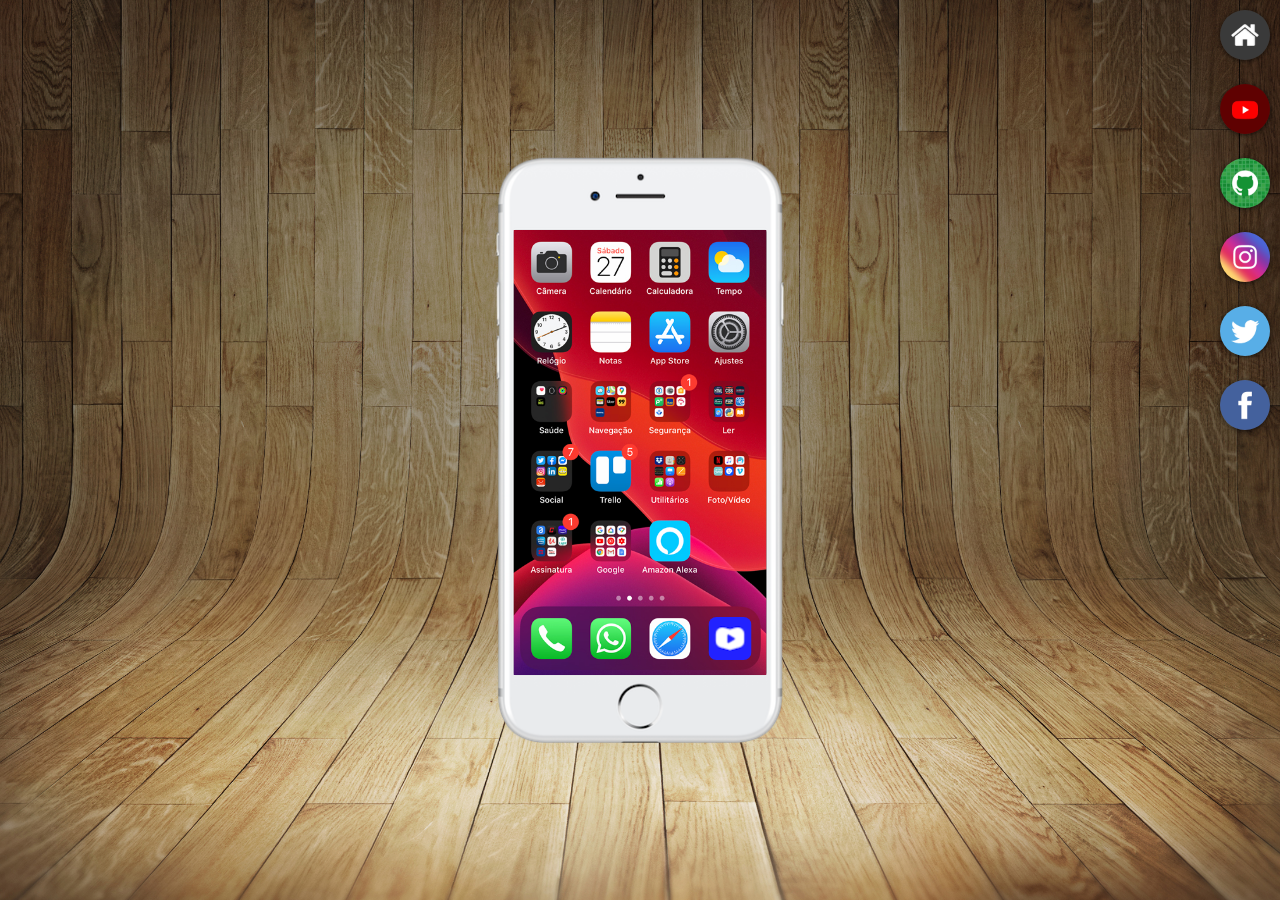
<file: index.html>
<!DOCTYPE html>
<html lang="pt-br">
<head>
    <meta charset="UTF-8">
    <meta http-equiv="X-UA-Compatible" content="IE=edge">
    <meta name="viewport" content="width=device-width, initial-scale=1.0">
    <title>Projeto Redes Sociais</title>
    <link rel="shortcut icon" href="../favicon.ico" type="image/x-icon">
    <link rel="stylesheet" href="estilos/style.css">
</head>
<body>
    <main>
        <section id="tell">
            <iframe name="tela" id="tela" src="home.html" frameborder="0">
                Navegador não é compatível
            </iframe>
        </section>
        <section id="redes">
            <a href="home.html" target="tela"><img src="imagens/logo-home.jpg" alt="Home"></a><br>
            <a href="youtube.html" target="tela"><img src="imagens/logo-youtube.jpg" alt="Youtube"></a><br>
            <a href="github.html" target="tela"><img src="imagens/logo-github.jpg" alt="Github"></a><br>
            <a href="instagram.html" target="tela"><img src="imagens/logo-instagram.jpg" alt="Instagram"></a><br>
            <a href="twitter.html" target="tela"><img src="imagens/logo-twitter.jpg" alt="Twitter"></a><br>
            <a href="facebook.html" target="tela"><img src="imagens/logo-facebook.jpg" alt="Facebook"></a>
        </section>
    </main>
</body>
</html>
</file>
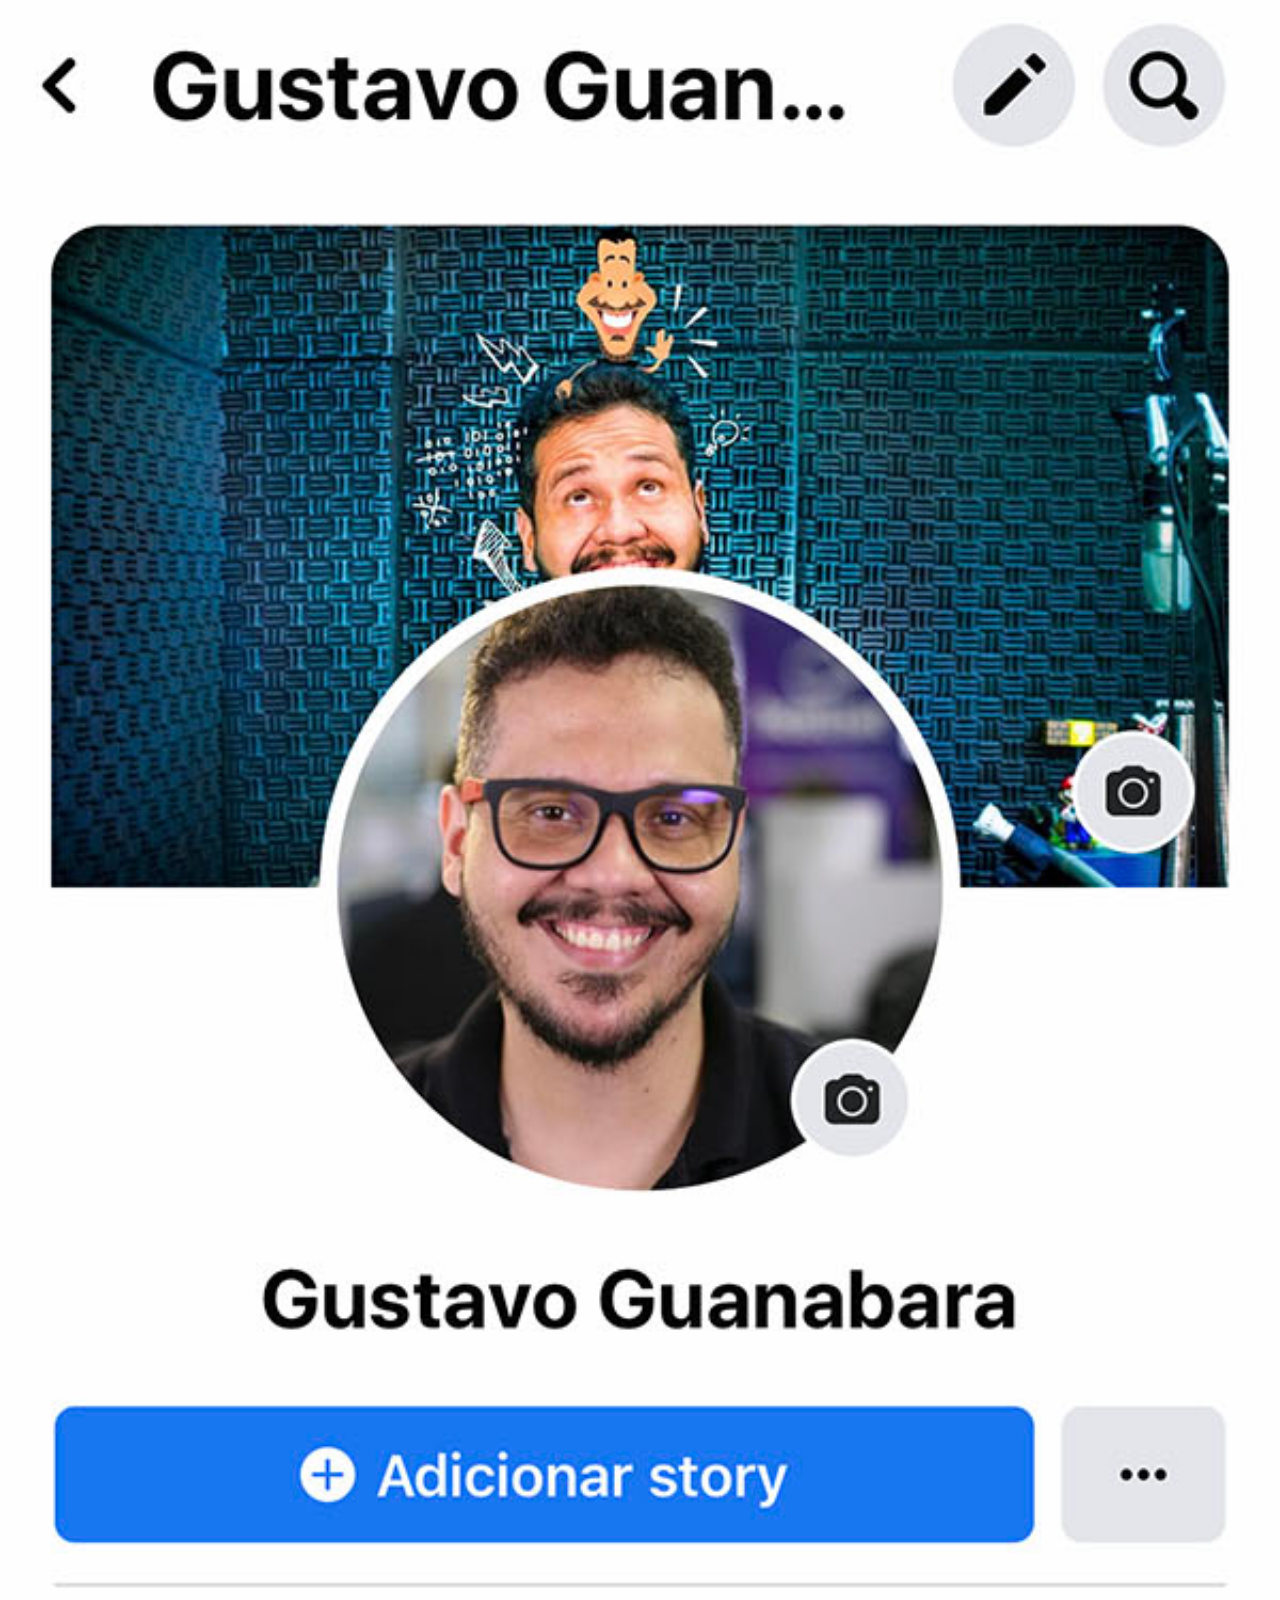
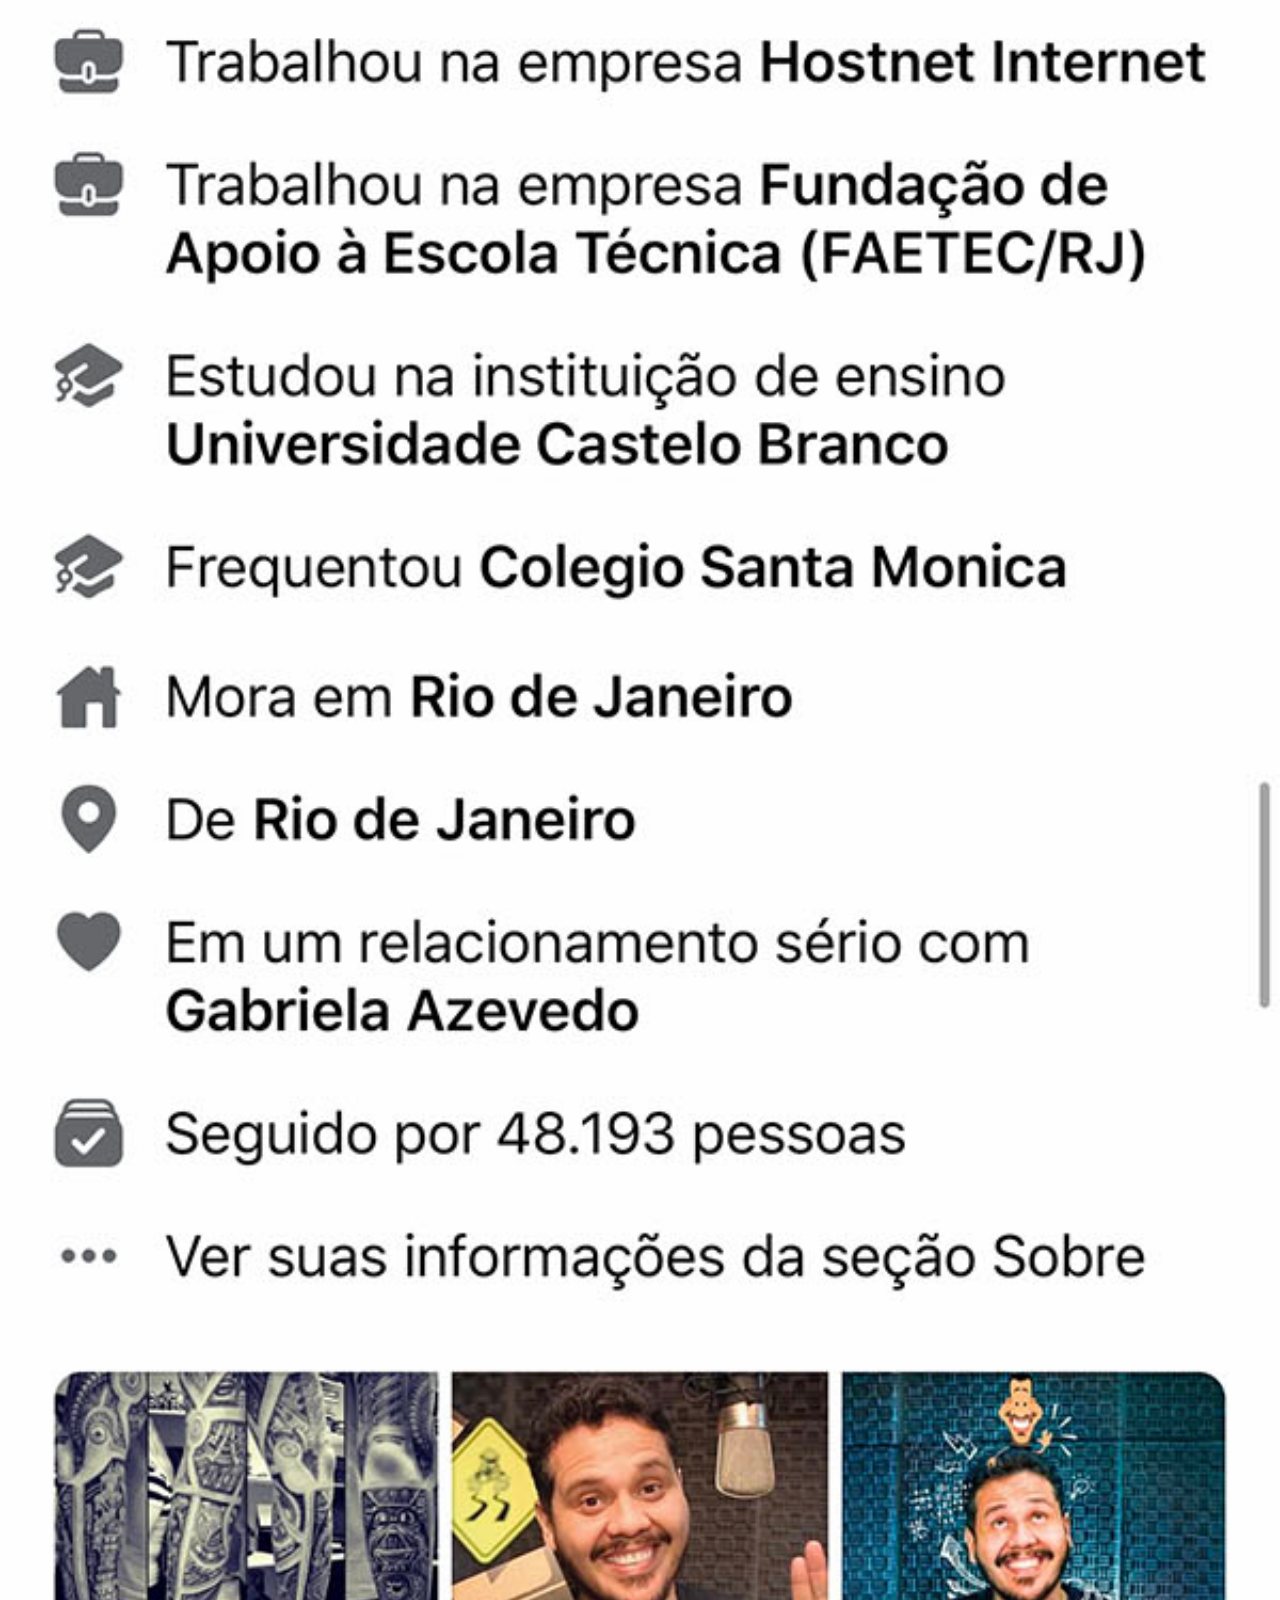
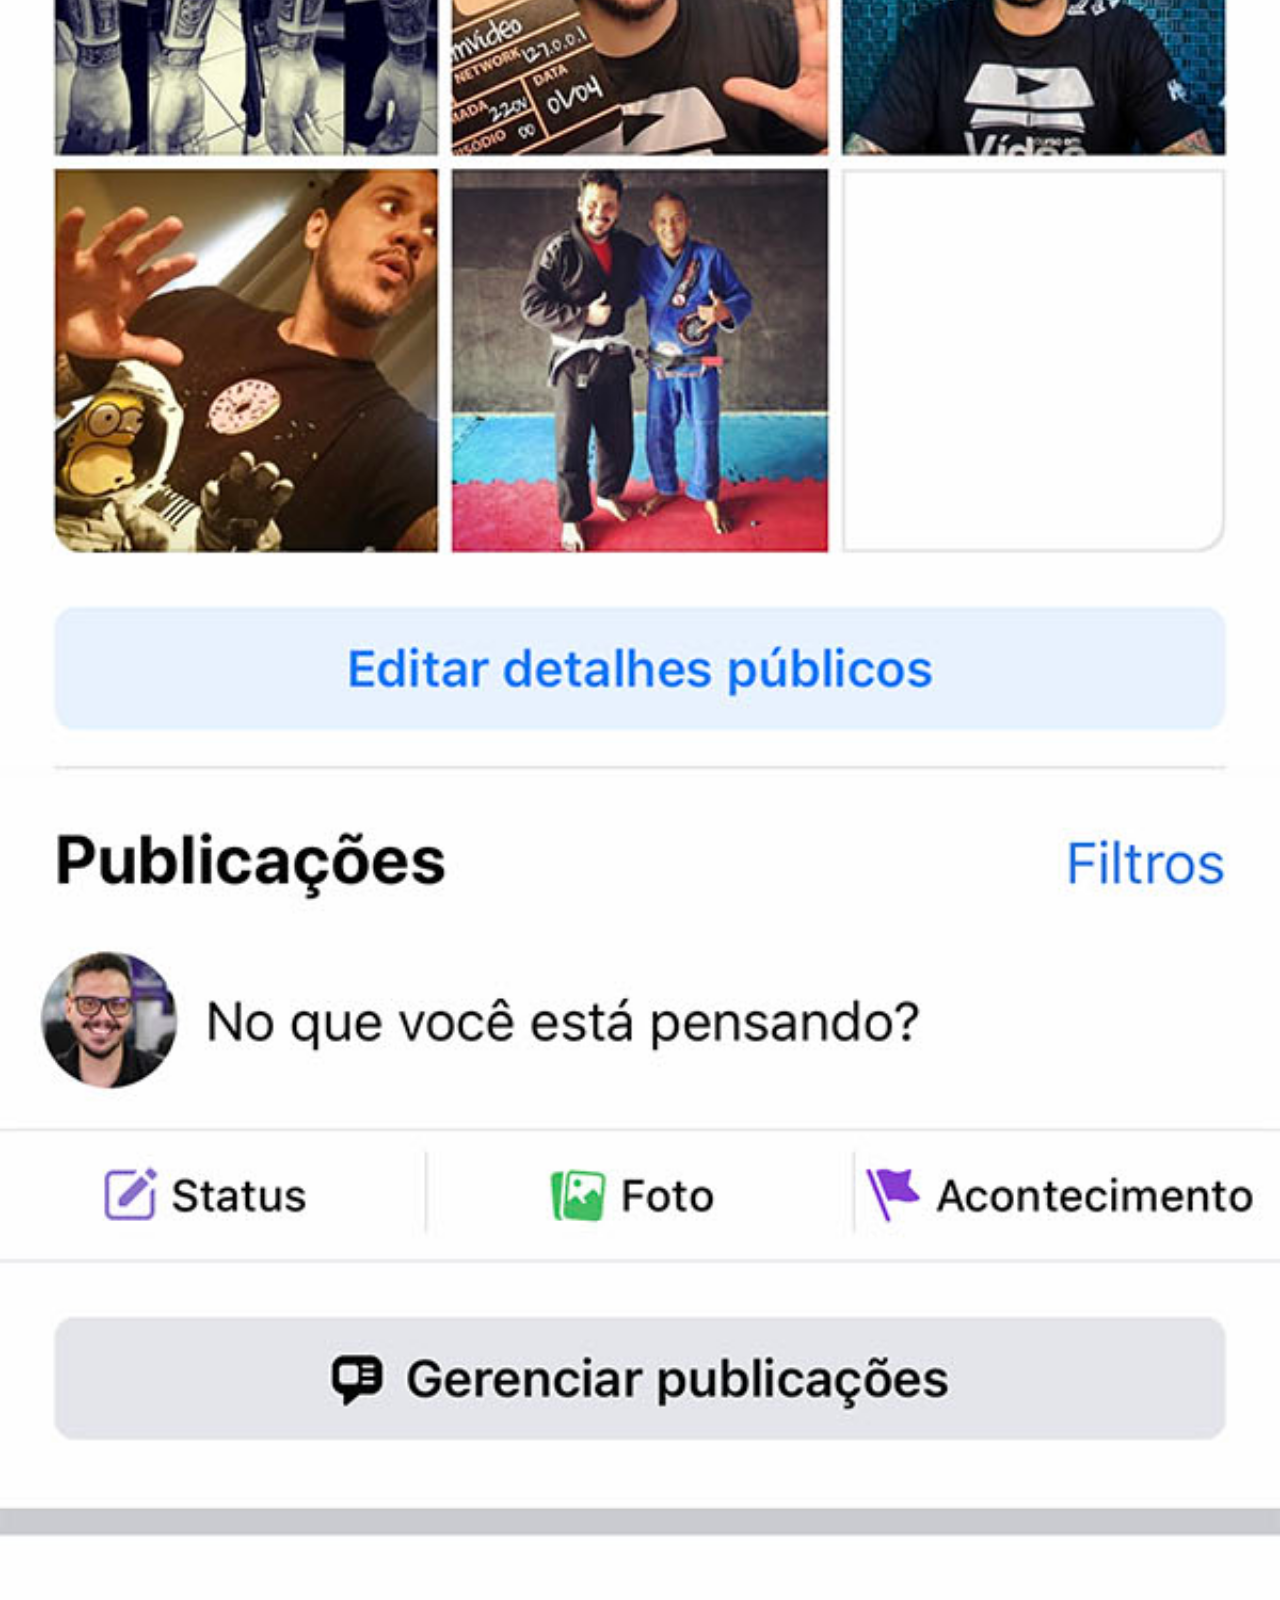
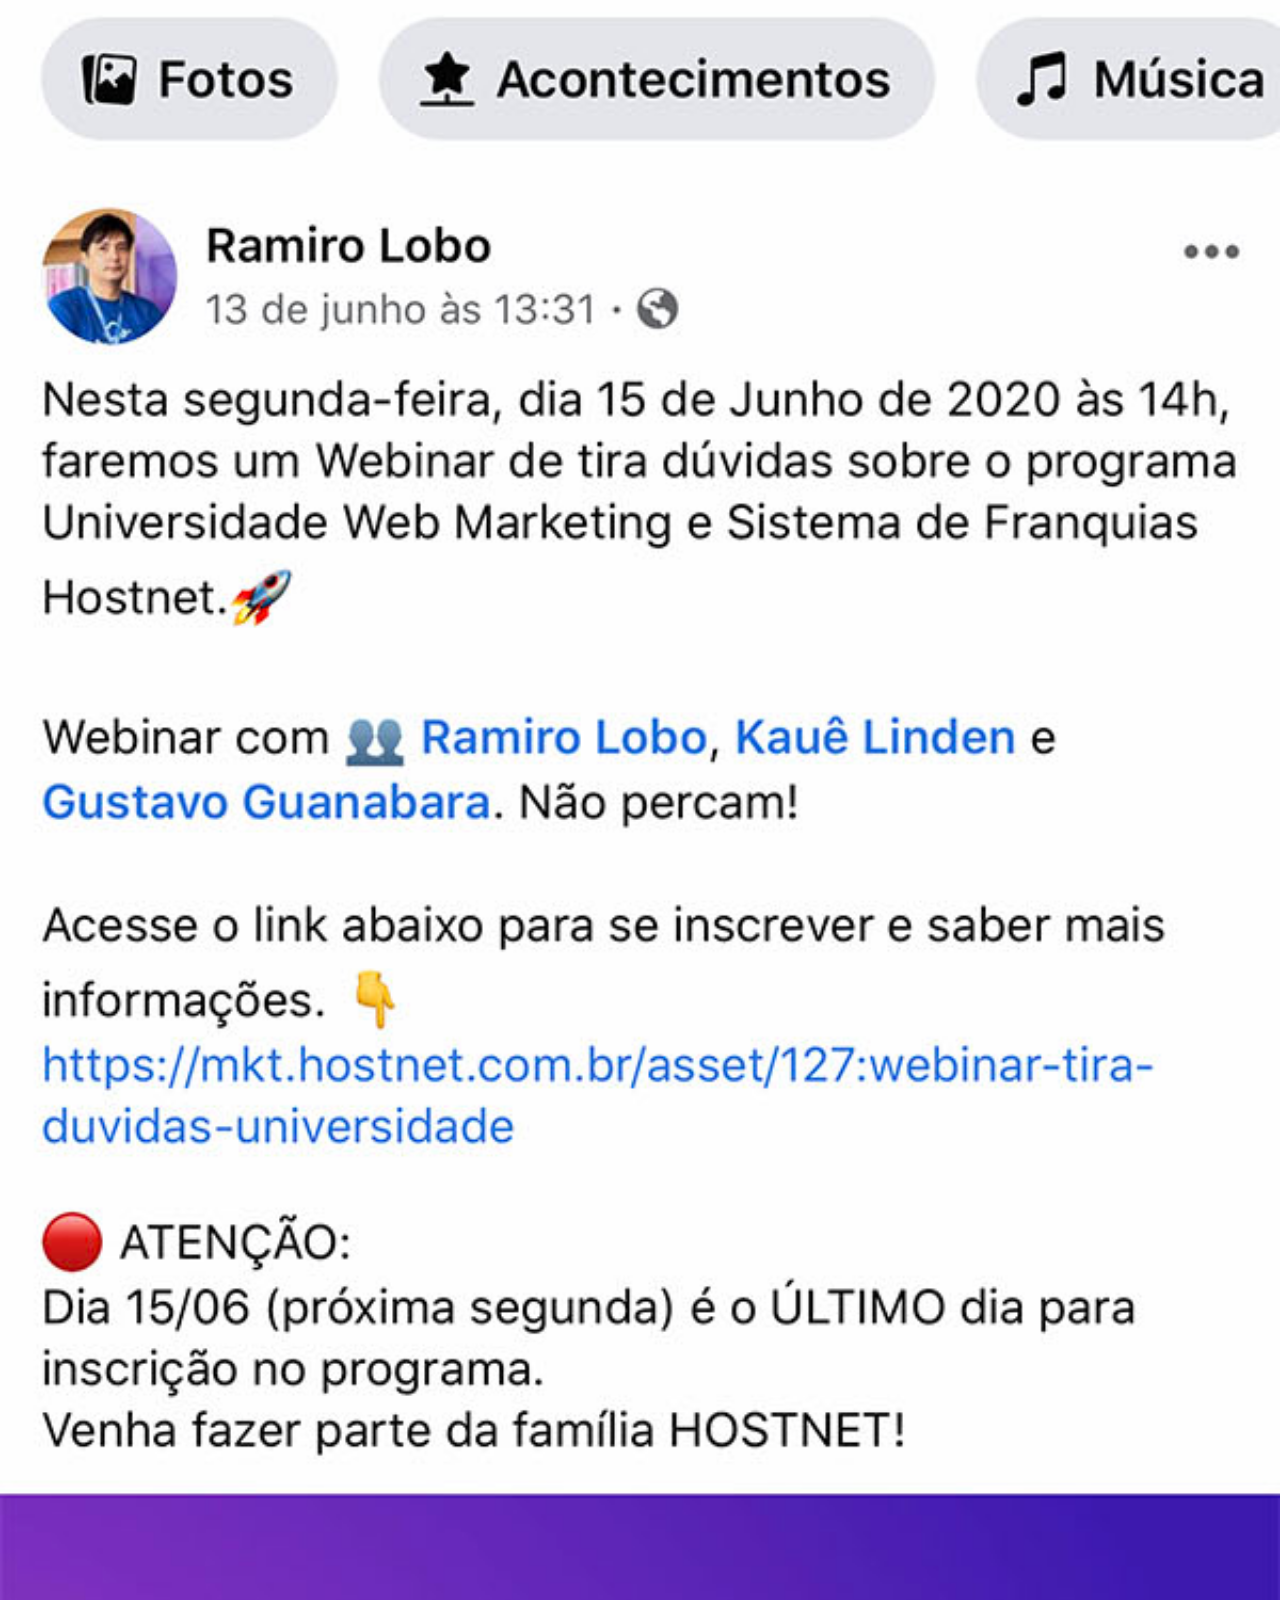
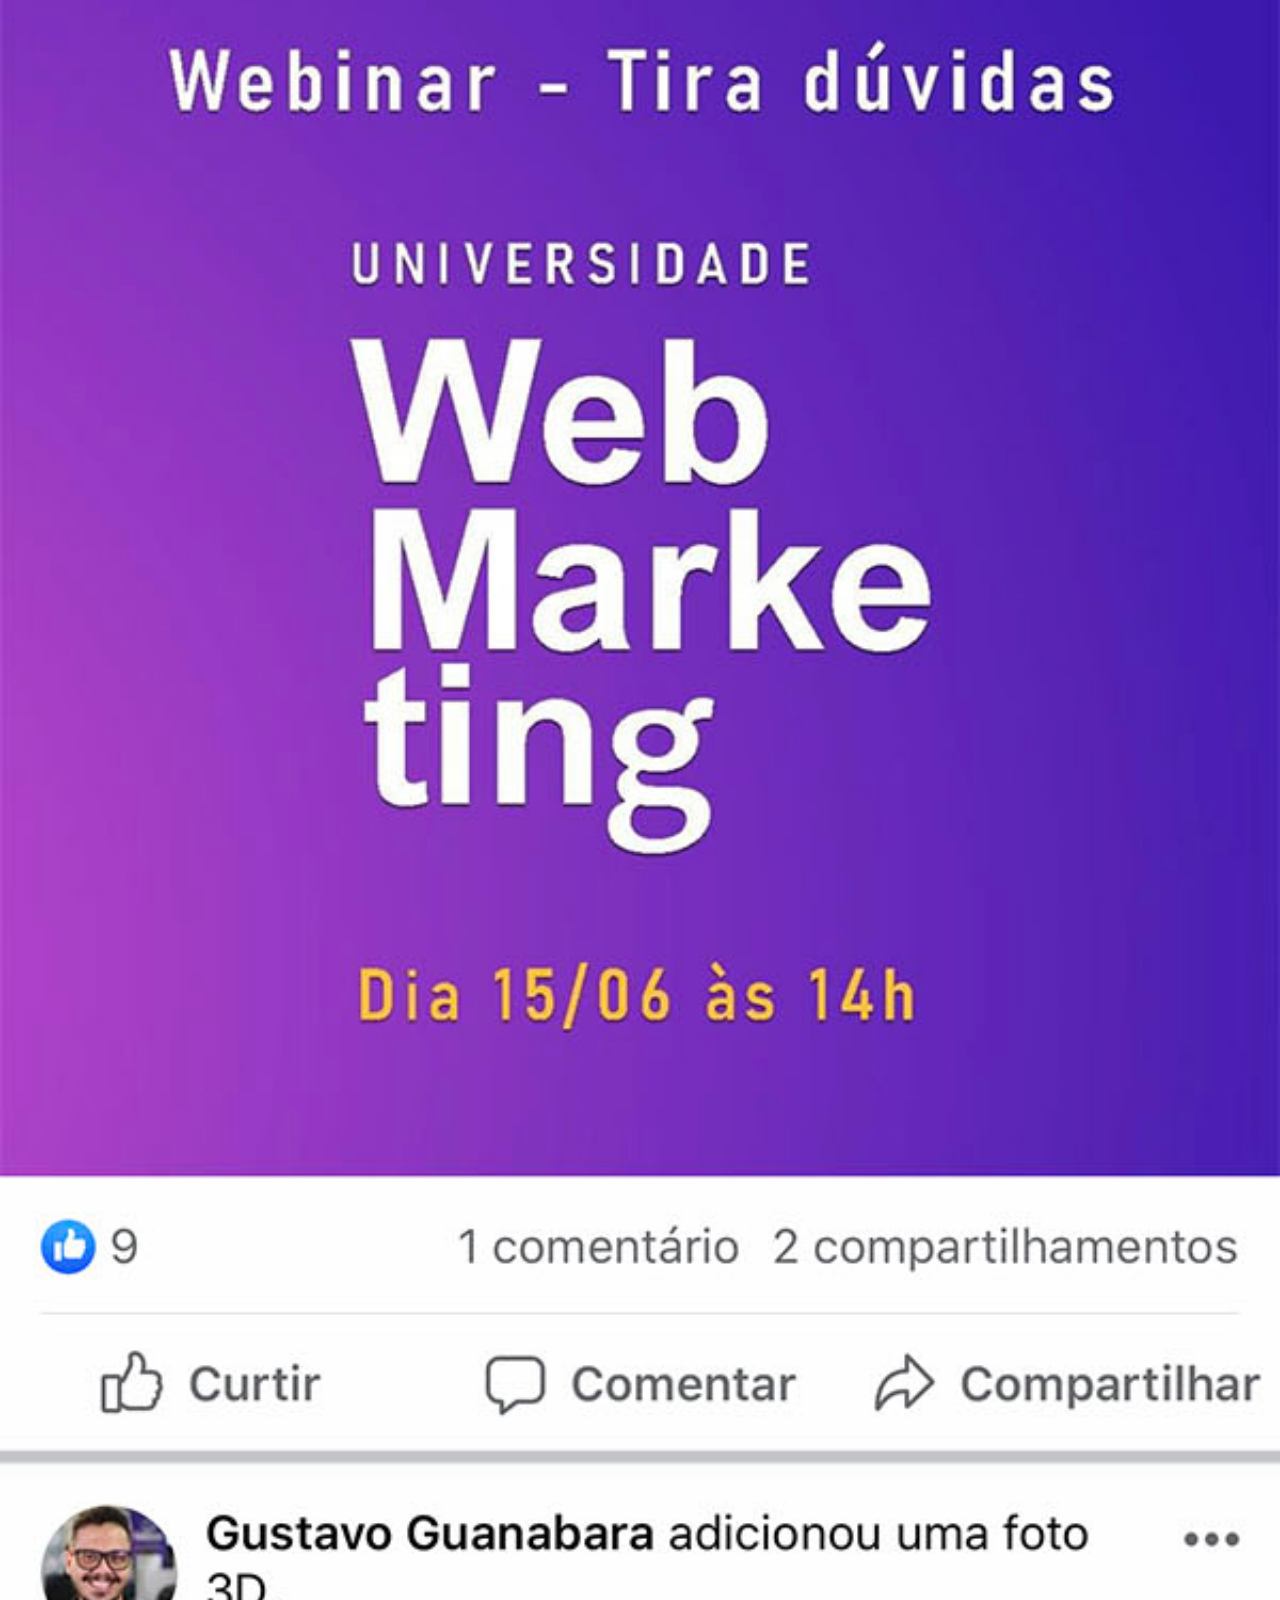
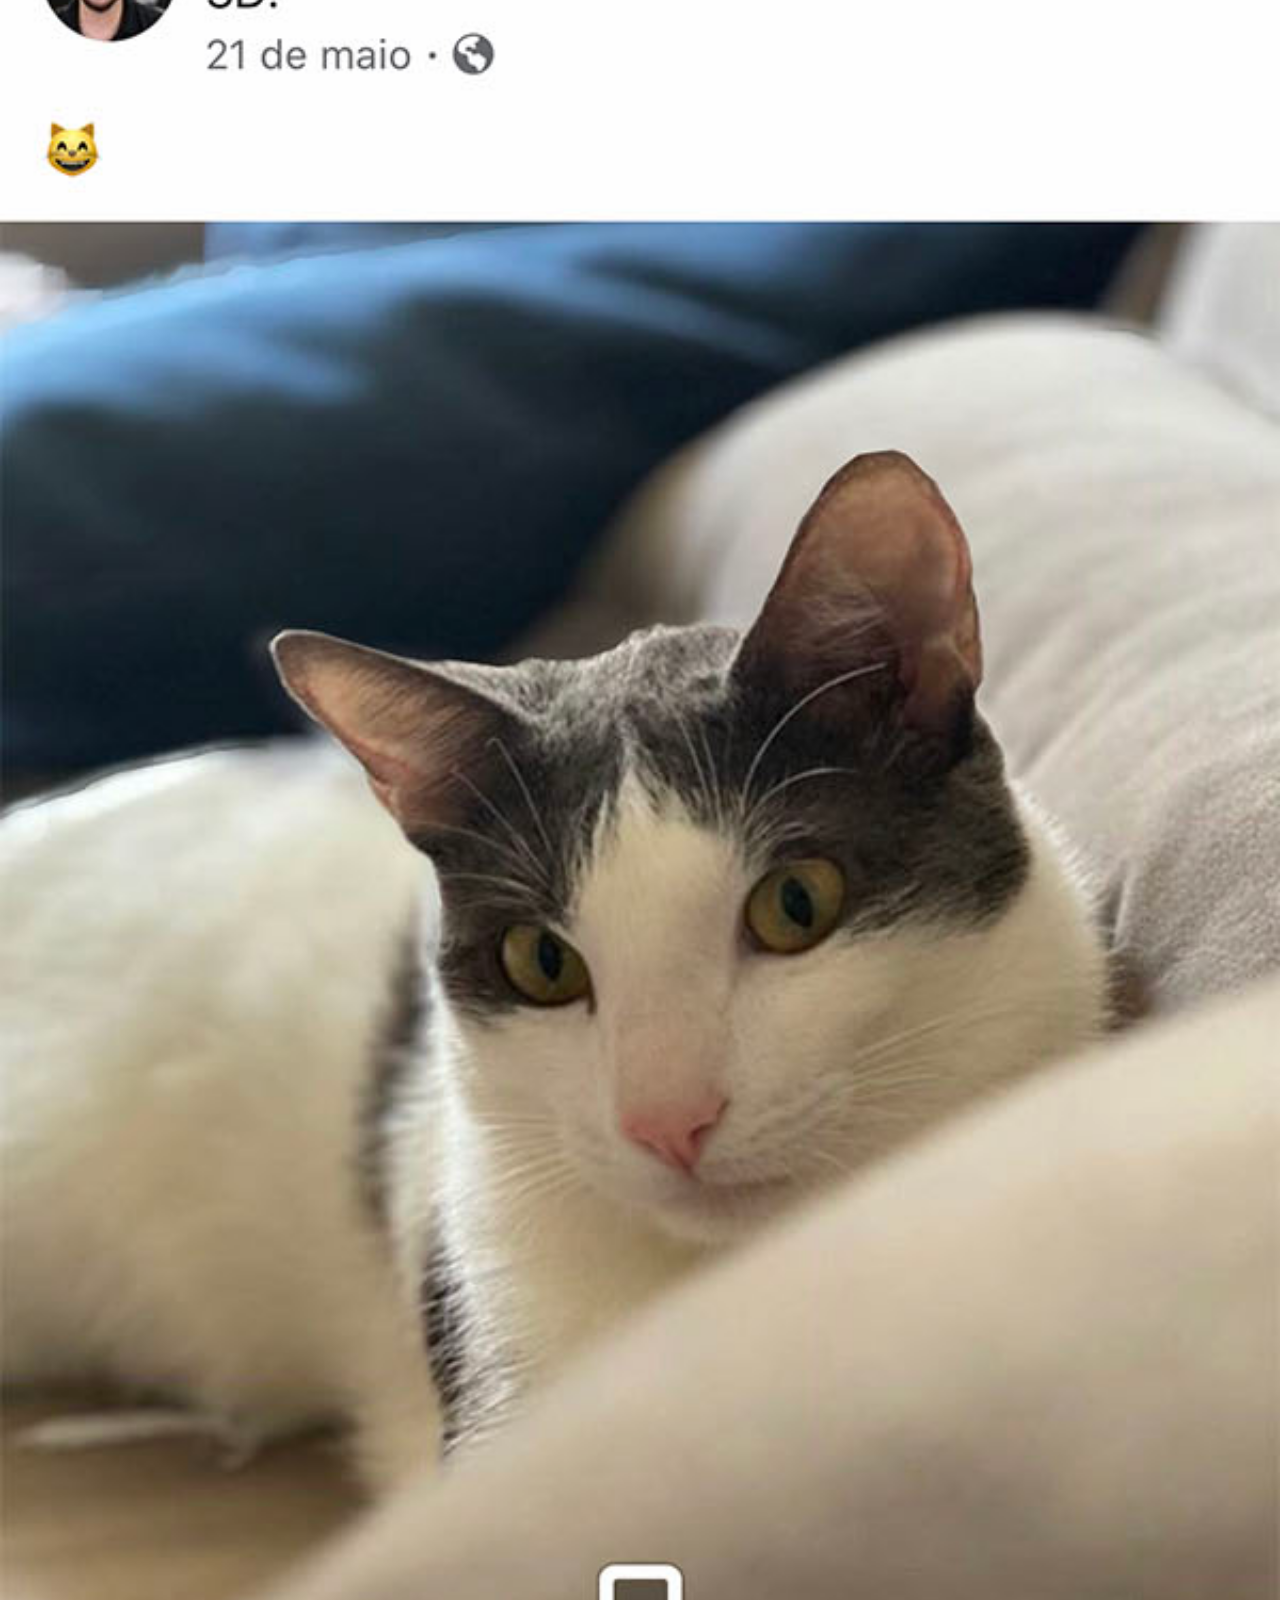
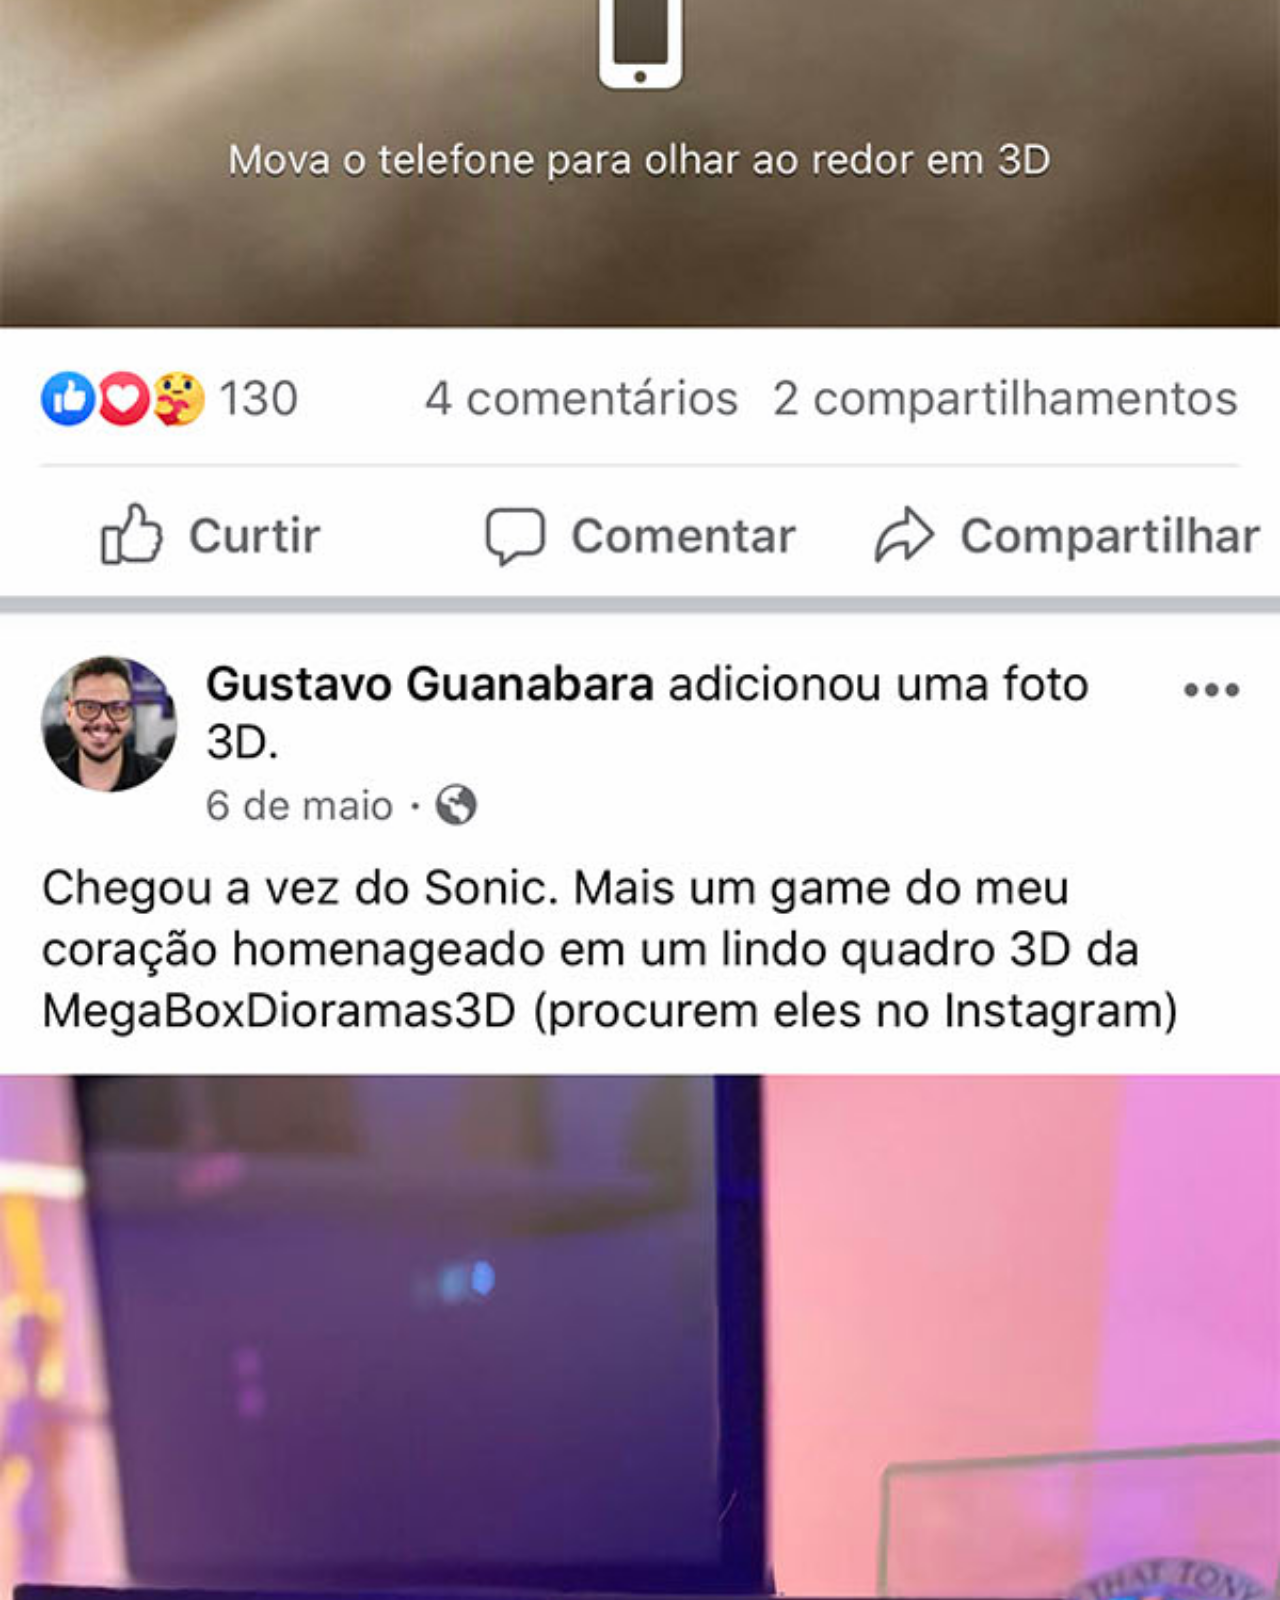
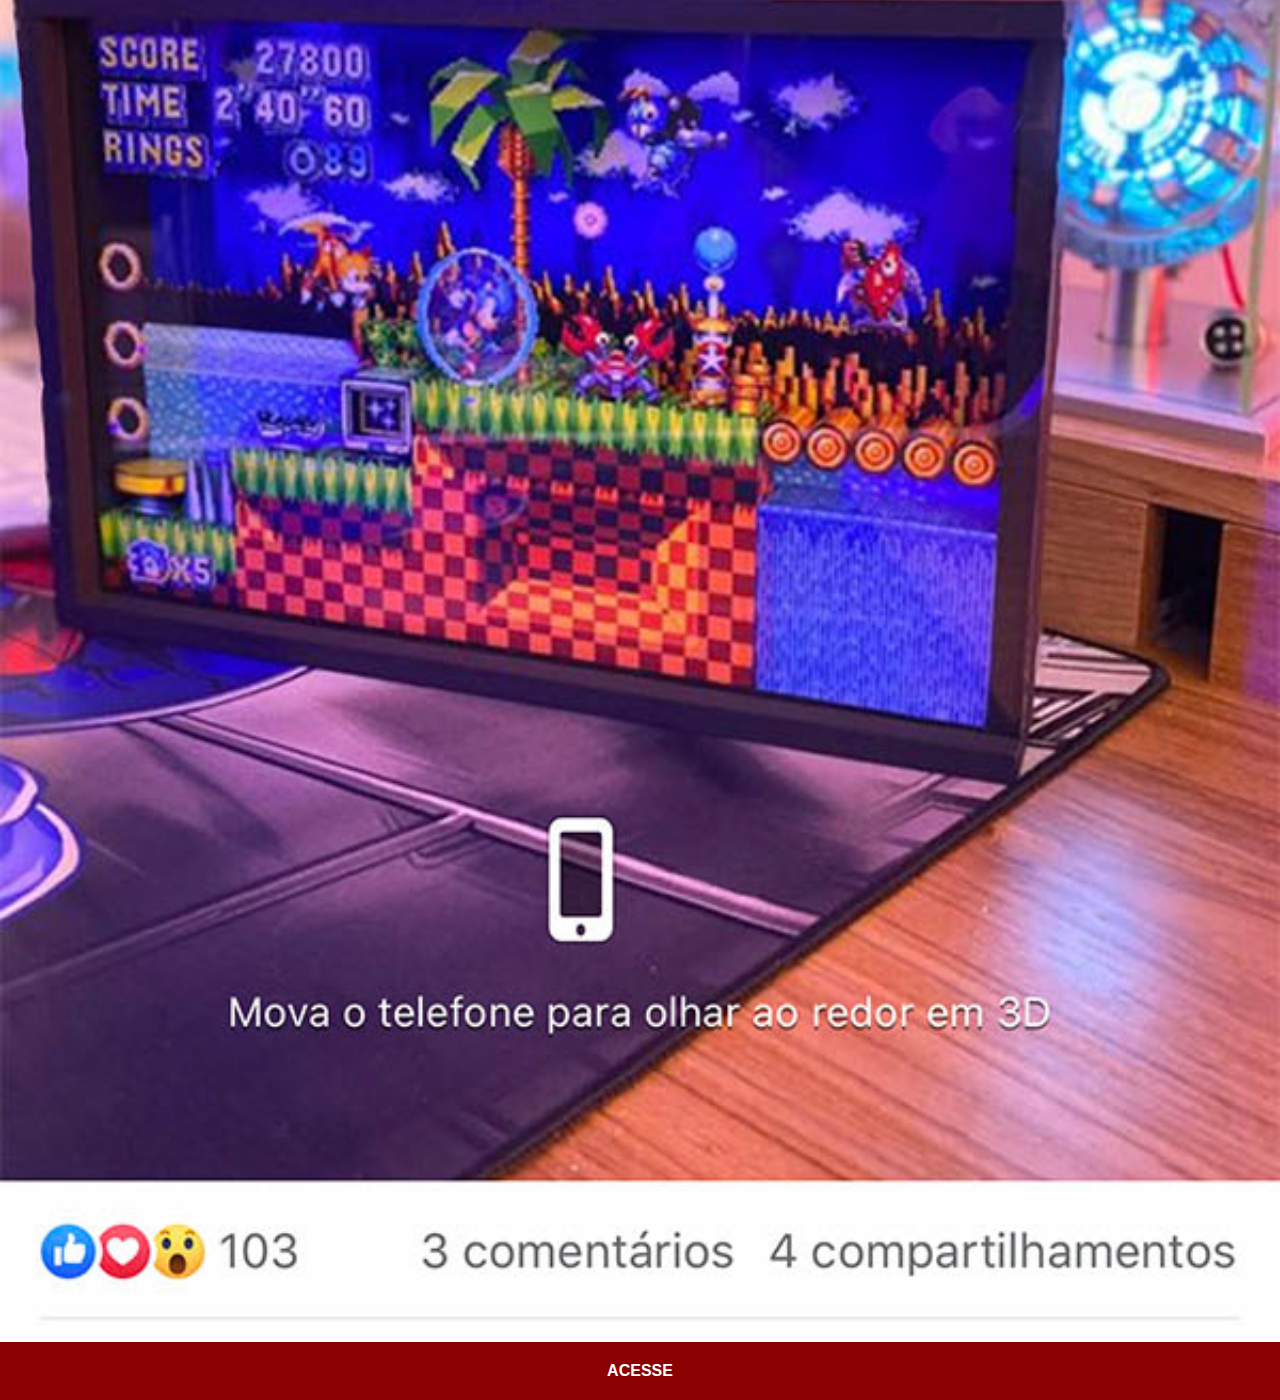
<file: facebook.html>
<!DOCTYPE html>
<html lang="pt-br">
<head>
    <meta charset="UTF-8">
    <meta http-equiv="X-UA-Compatible" content="IE=edge">
    <meta name="viewport" content="width=device-width, initial-scale=1.0">
    <title>Document</title>
    <link rel="stylesheet" href="estilos/redes.css">
</head>
<body>
    <body>
        <img src="imagens/tela-facebook.jpg" alt="Facebook">
        <a href="https://www.facebook.com/CursosEmVideo/" target="_blank">ACESSE</a>
    </body>
</body>
</html>
</file>
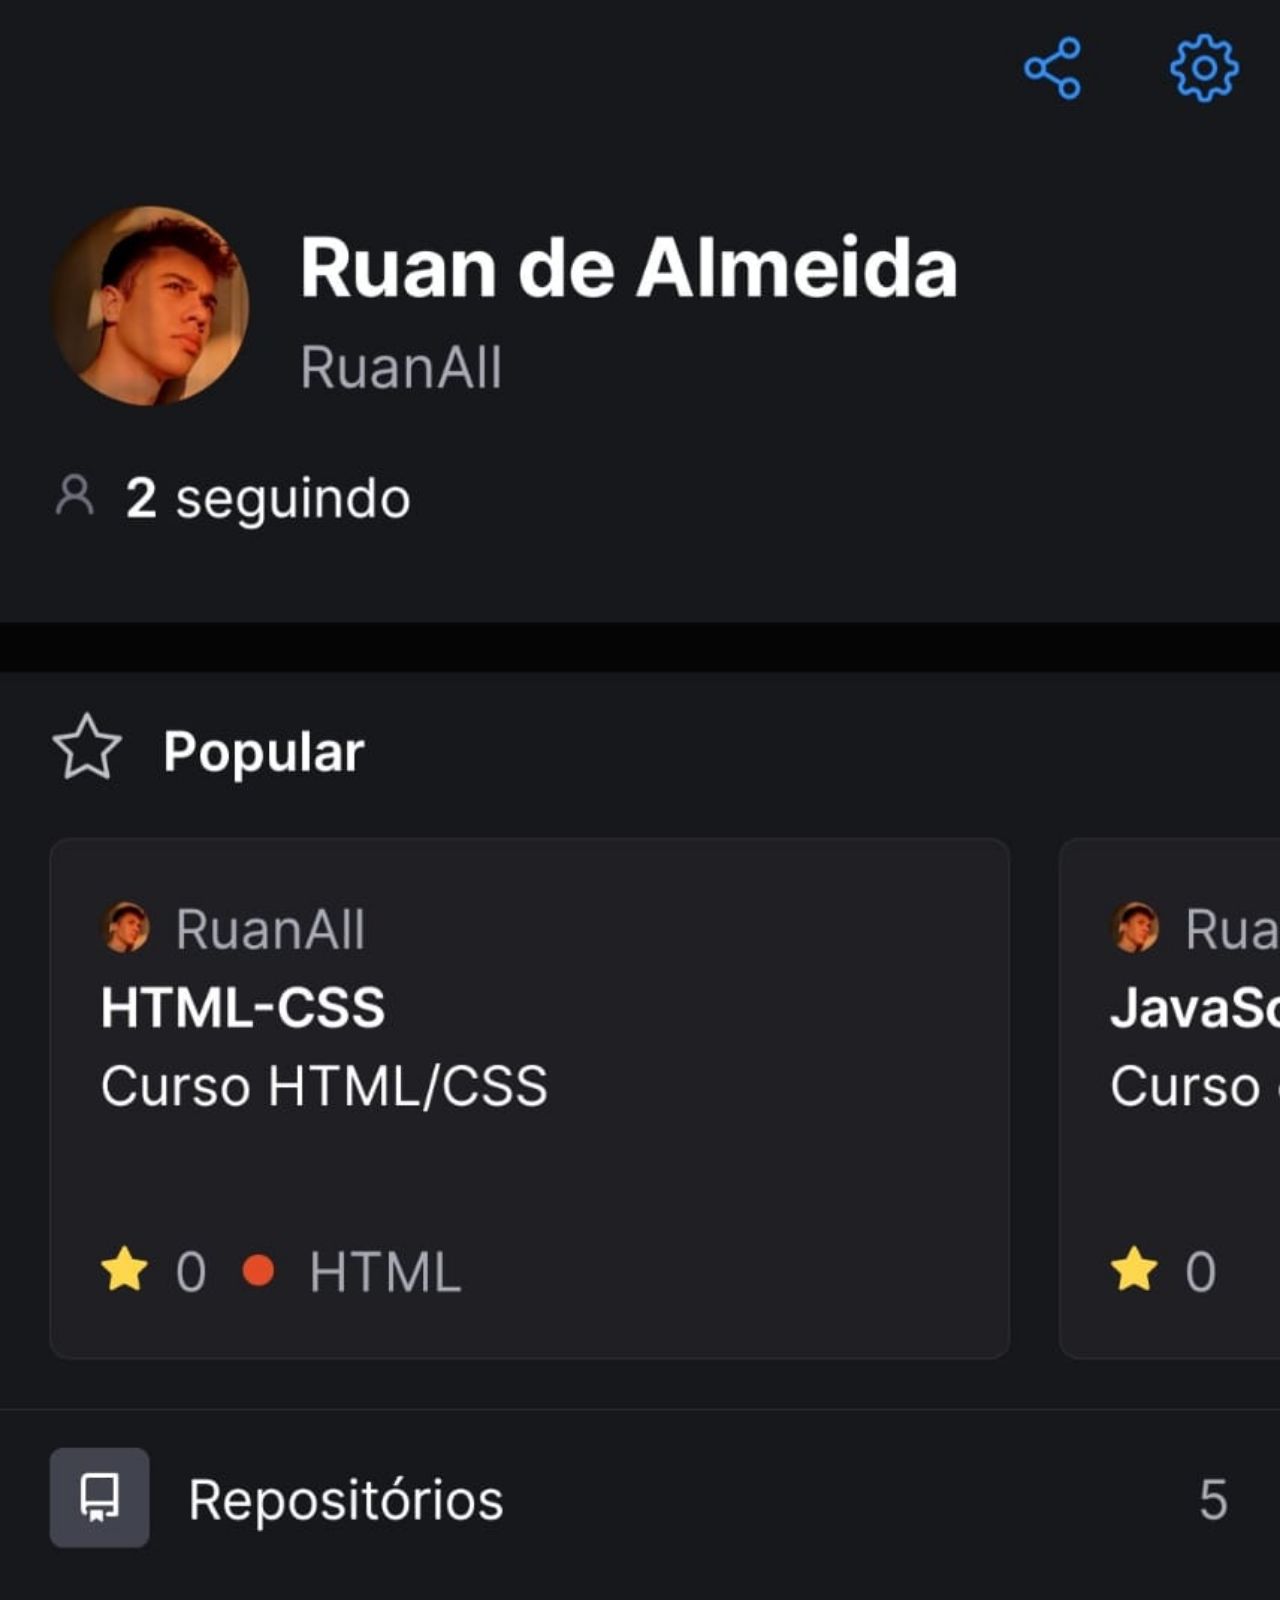
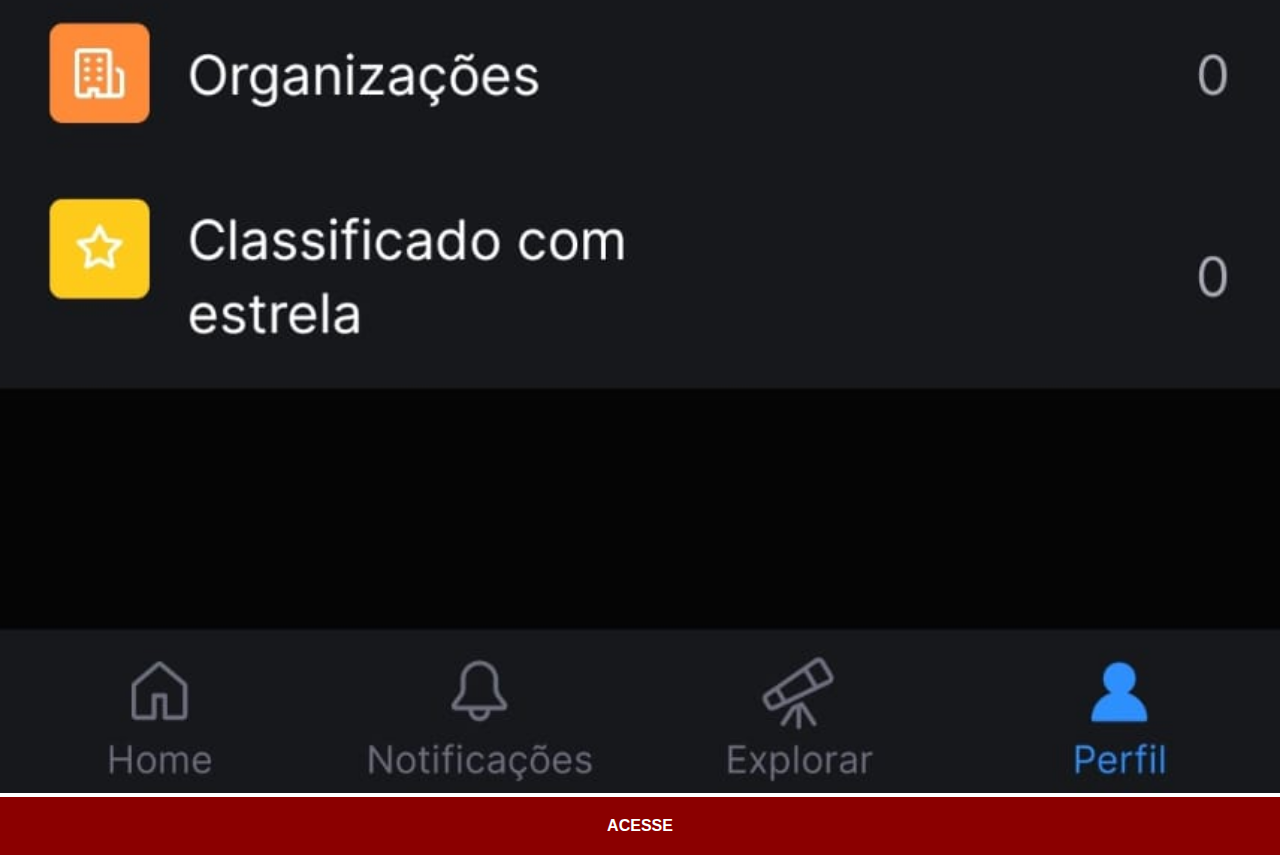
<file: github.html>
<!DOCTYPE html>
<html lang="pt-br">
<head>
    <meta charset="UTF-8">
    <meta http-equiv="X-UA-Compatible" content="IE=edge">
    <meta name="viewport" content="width=device-width, initial-scale=1.0">
    <title>Document</title>
    <link rel="stylesheet" href="estilos/redes.css">
</head>
<body>
    <body>
        <img src="imagens/github-tela.jpeg" alt="Github">
        <a href="https://github.com/cursoemvideo" target="_blank">ACESSE</a>
    </body>
</body>
</html>
</file>
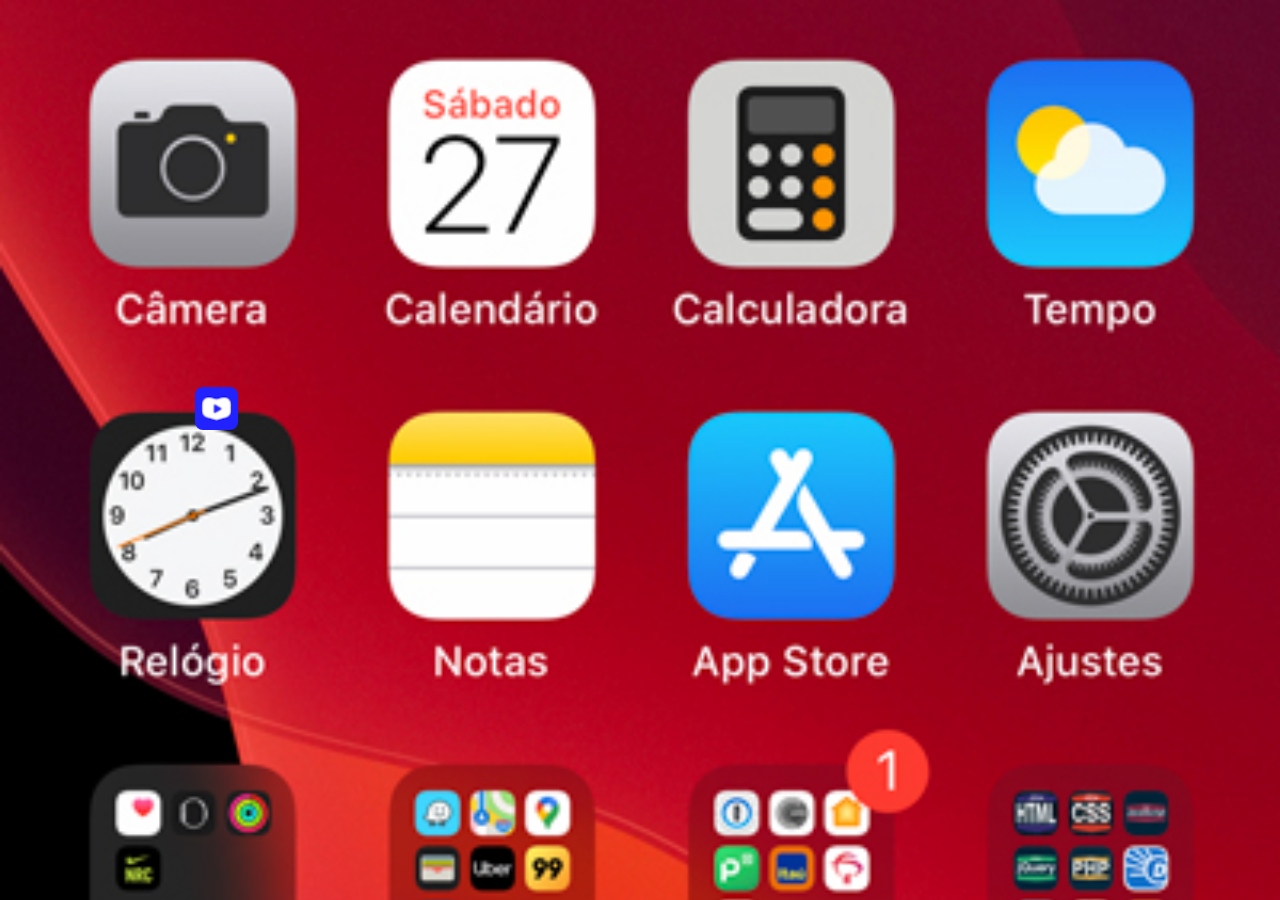
<file: home.html>
<!DOCTYPE html>
<html lang="pt-br">
<head>
    <meta charset="UTF-8">
    <meta http-equiv="X-UA-Compatible" content="IE=edge">
    <meta name="viewport" content="width=device-width, initial-scale=1.0">
    <title>home</title>
    <link rel="stylesheet" href="estilos/home.css">
</head>
<body>
    <section>
    
    </section>
    <div>
        <a href="https://www.cursoemvideo.com"><img src="imagens/icone-cursoemvideo.png" alt="Curso em Video"></a>
    </div>

</body>
</html>
</file>
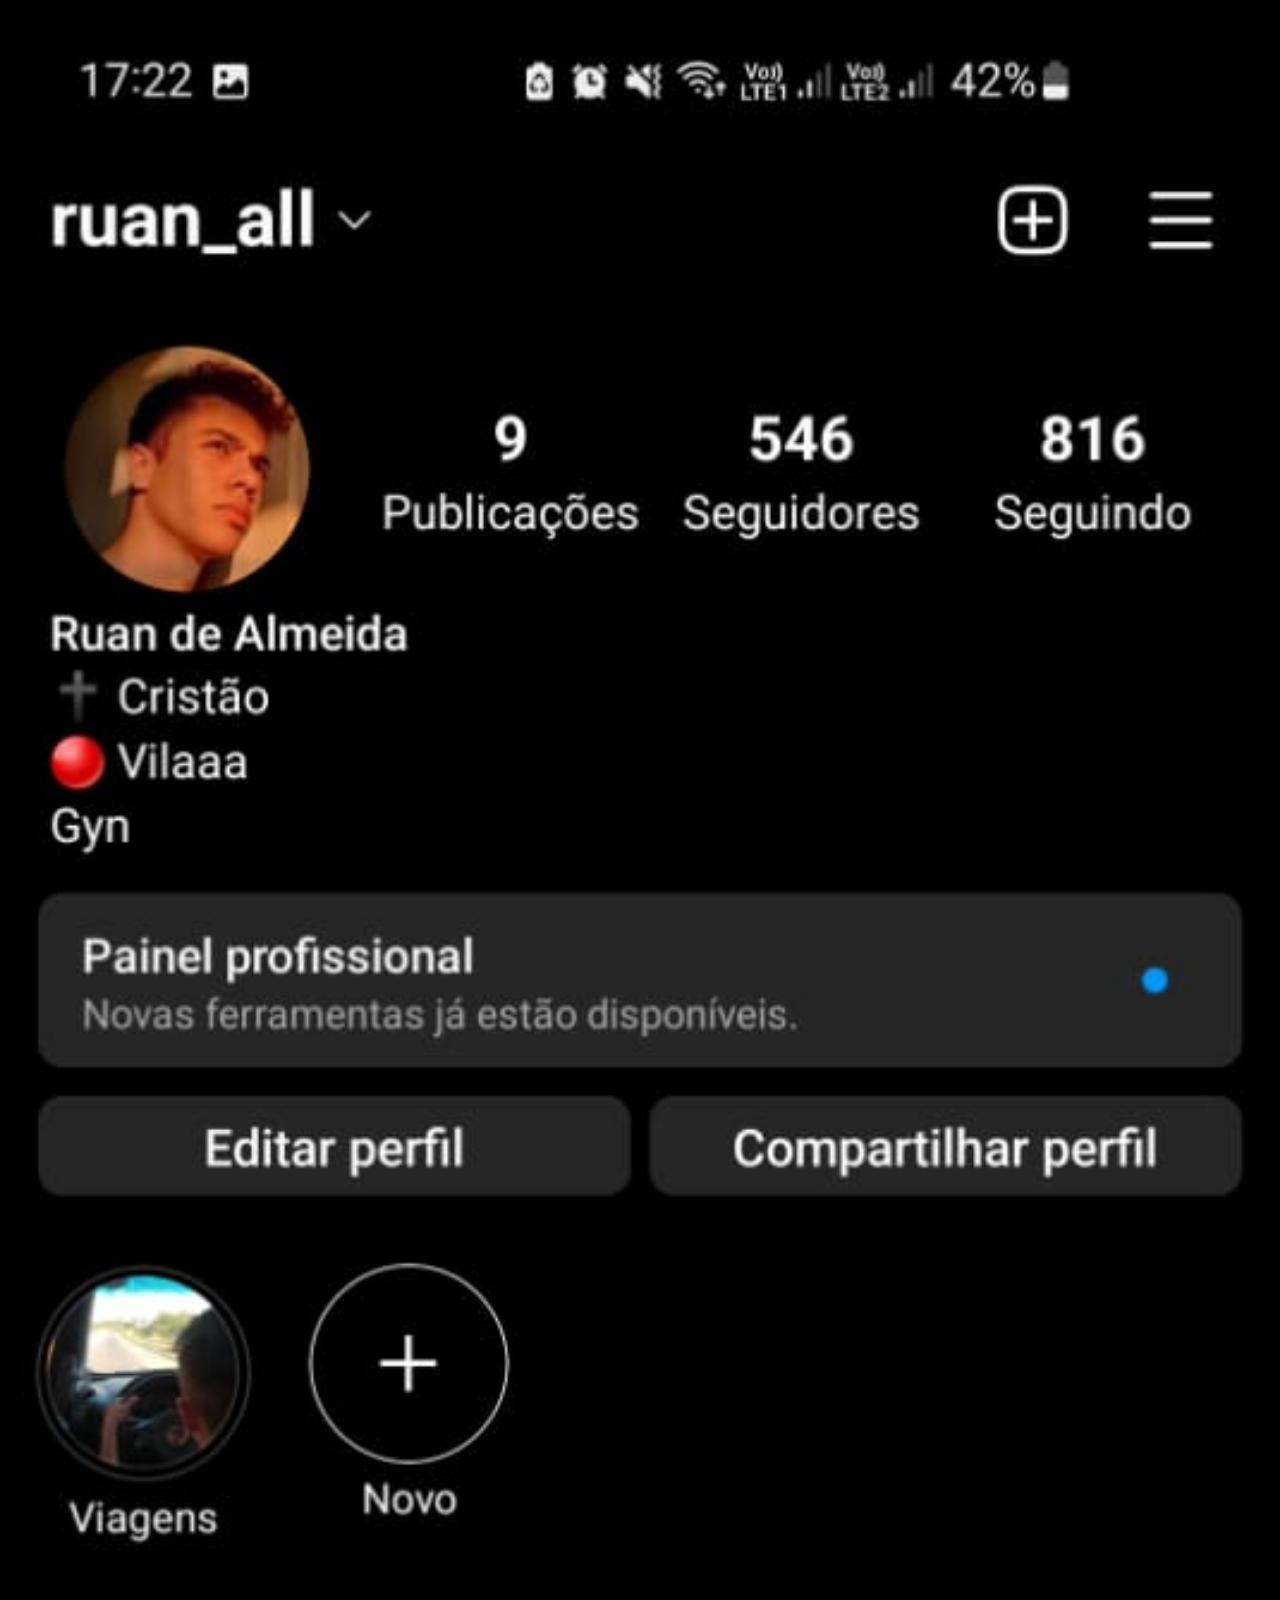
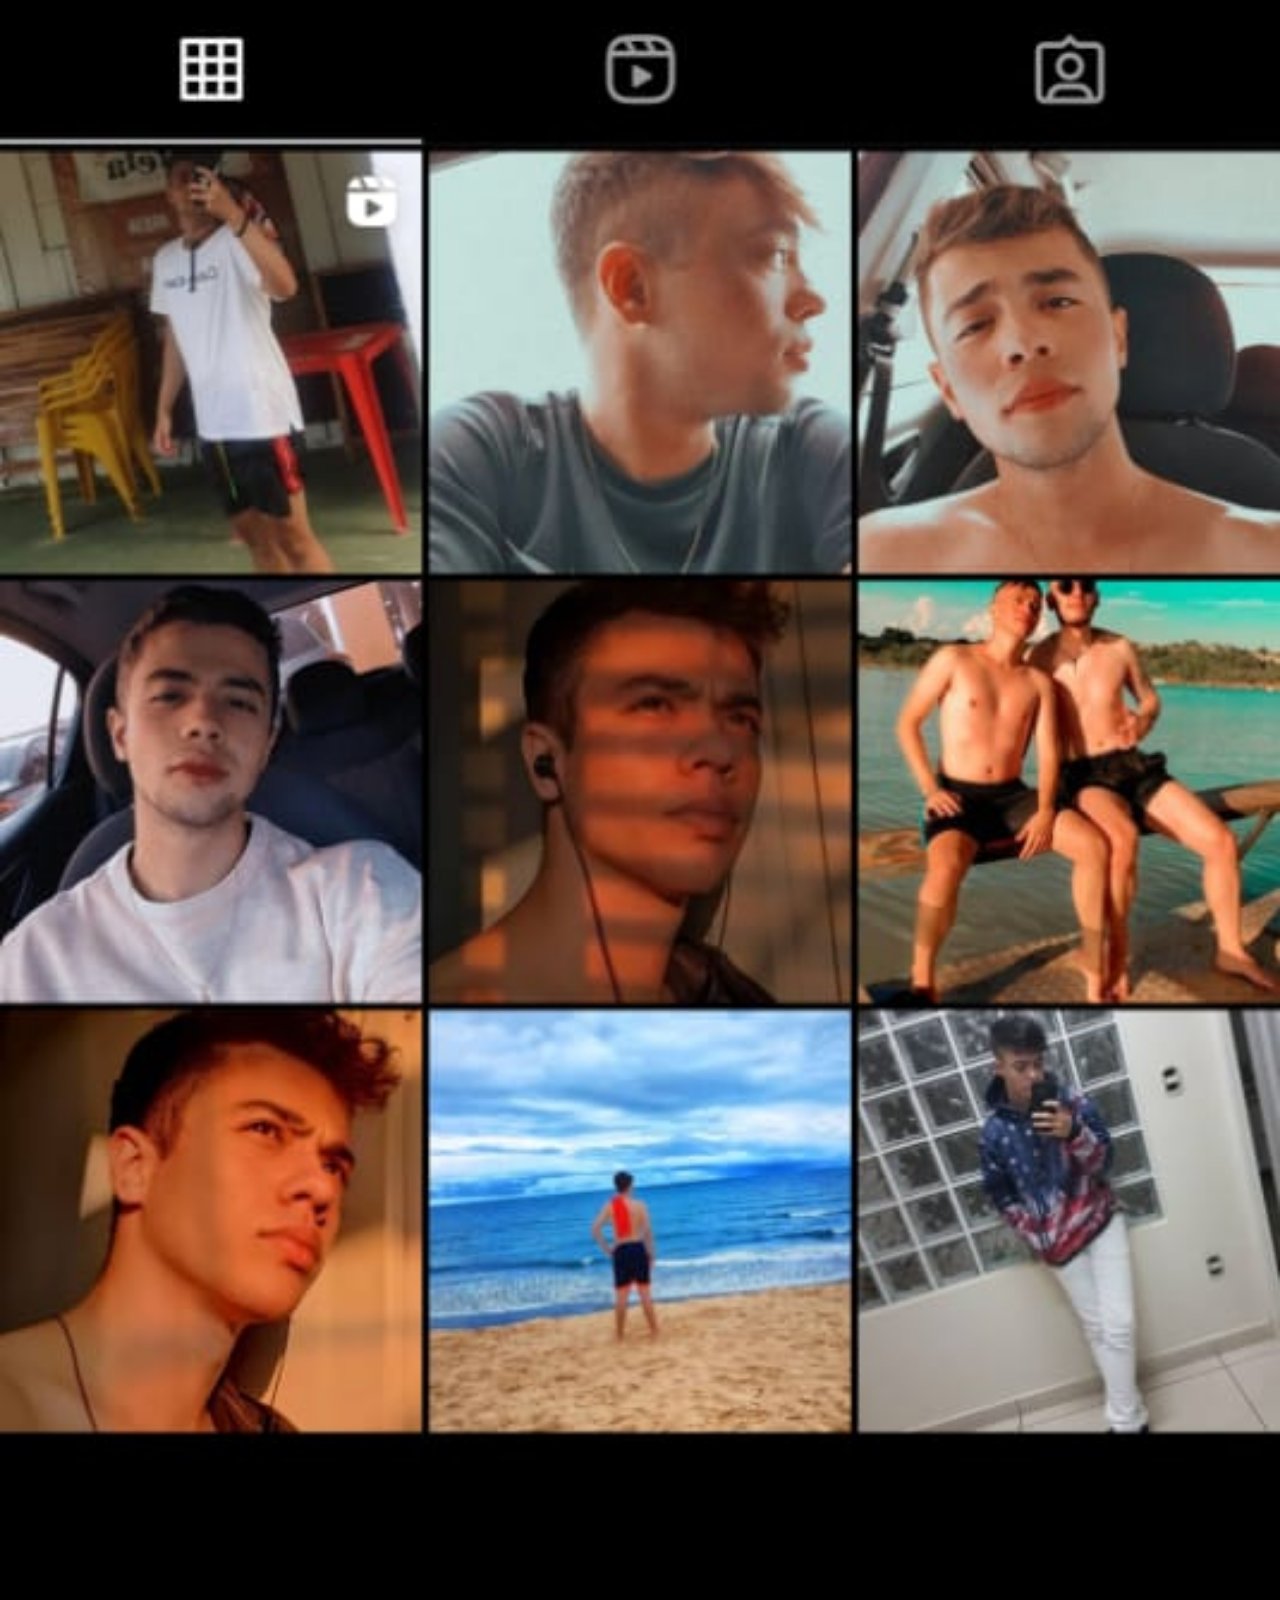
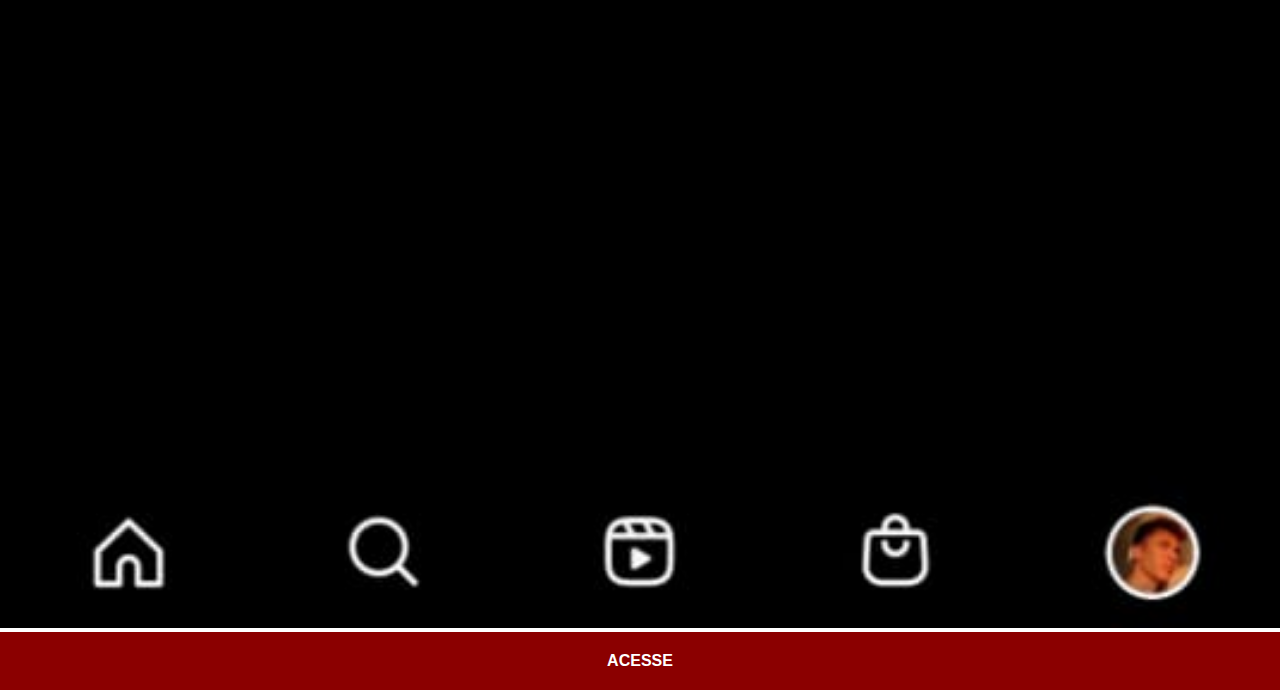
<file: instagram.html>
<!DOCTYPE html>
<html lang="pt-br">
<head>
    <meta charset="UTF-8">
    <meta http-equiv="X-UA-Compatible" content="IE=edge">
    <meta name="viewport" content="width=device-width, initial-scale=1.0">
    <title>Document</title>
<link rel="stylesheet" href="estilos/redes.css">
</head>
<body>
    <body>
        <img src="imagens/instagram-tela.jpeg" alt="Instagram">
        <a href="https://www.instagram.com/cursoemvideo/" target="_blank">ACESSE</a>
    </body>
</body>
</html>
</file>
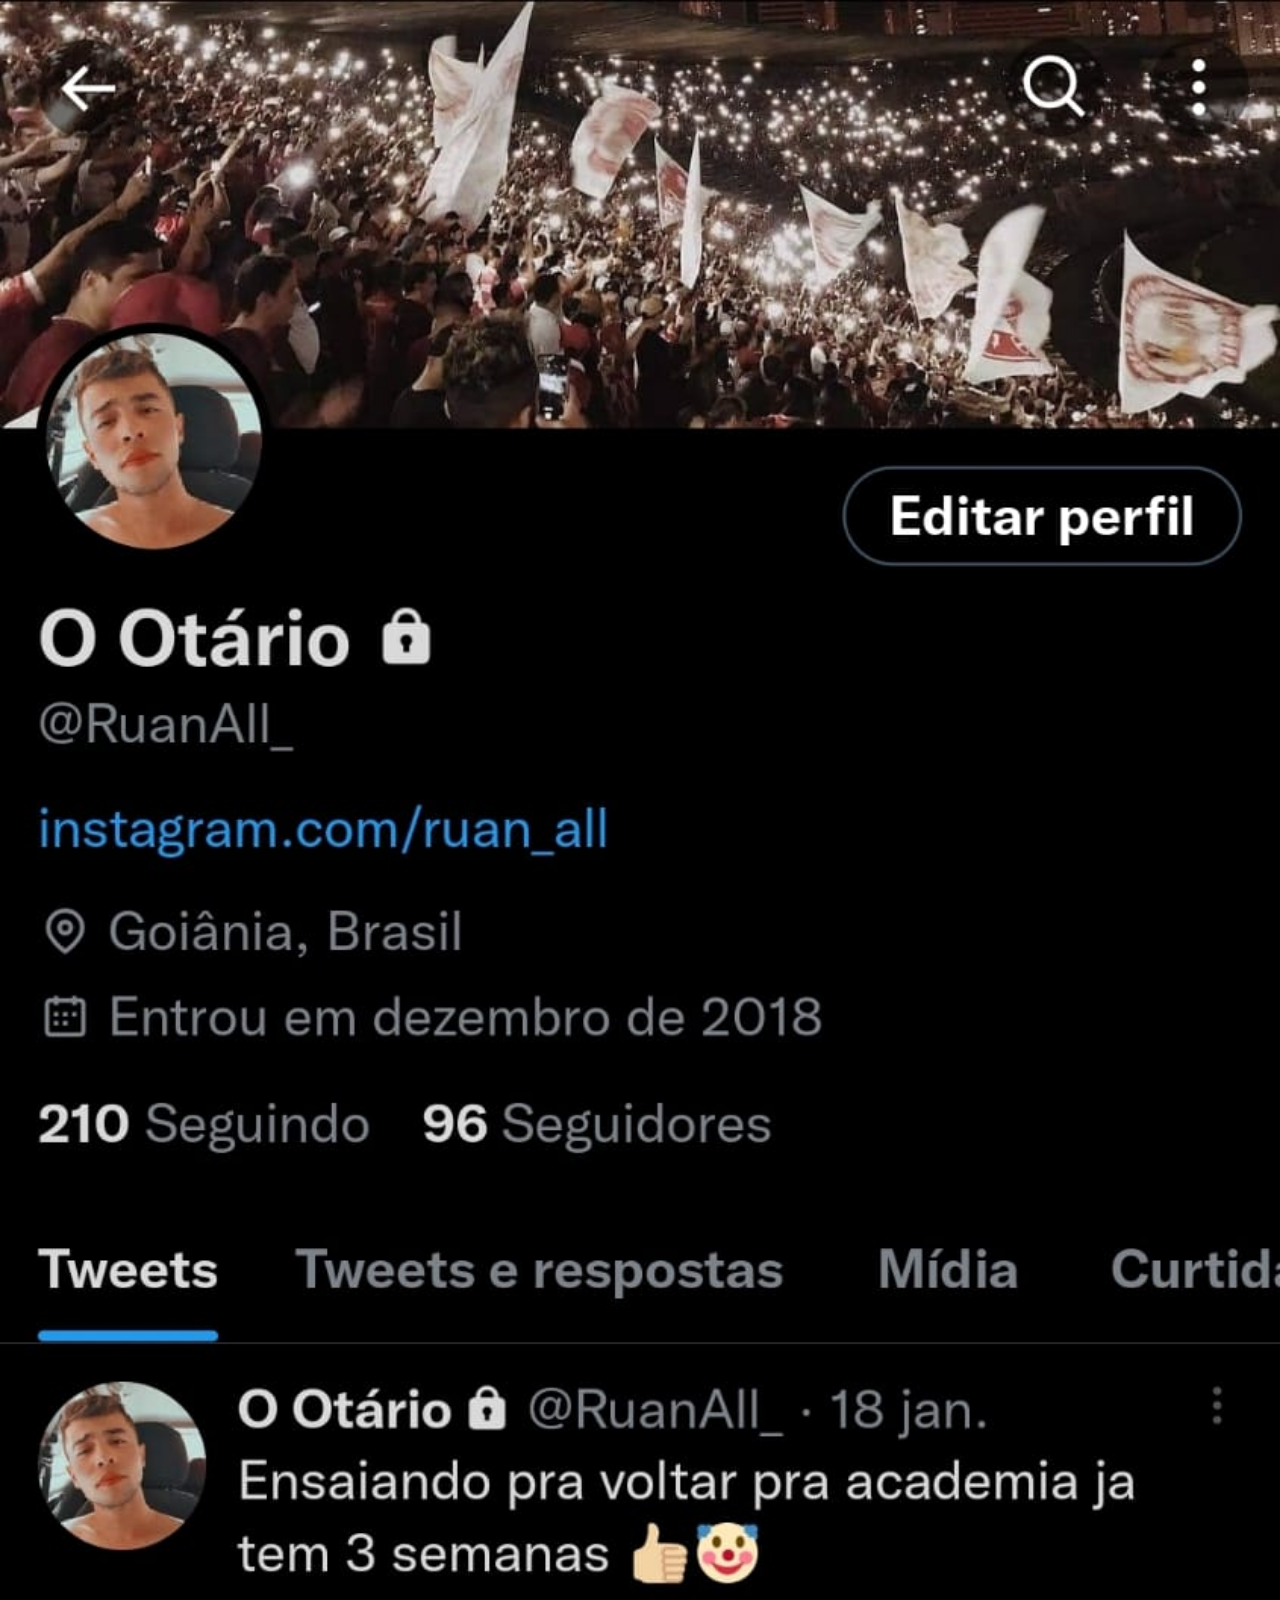
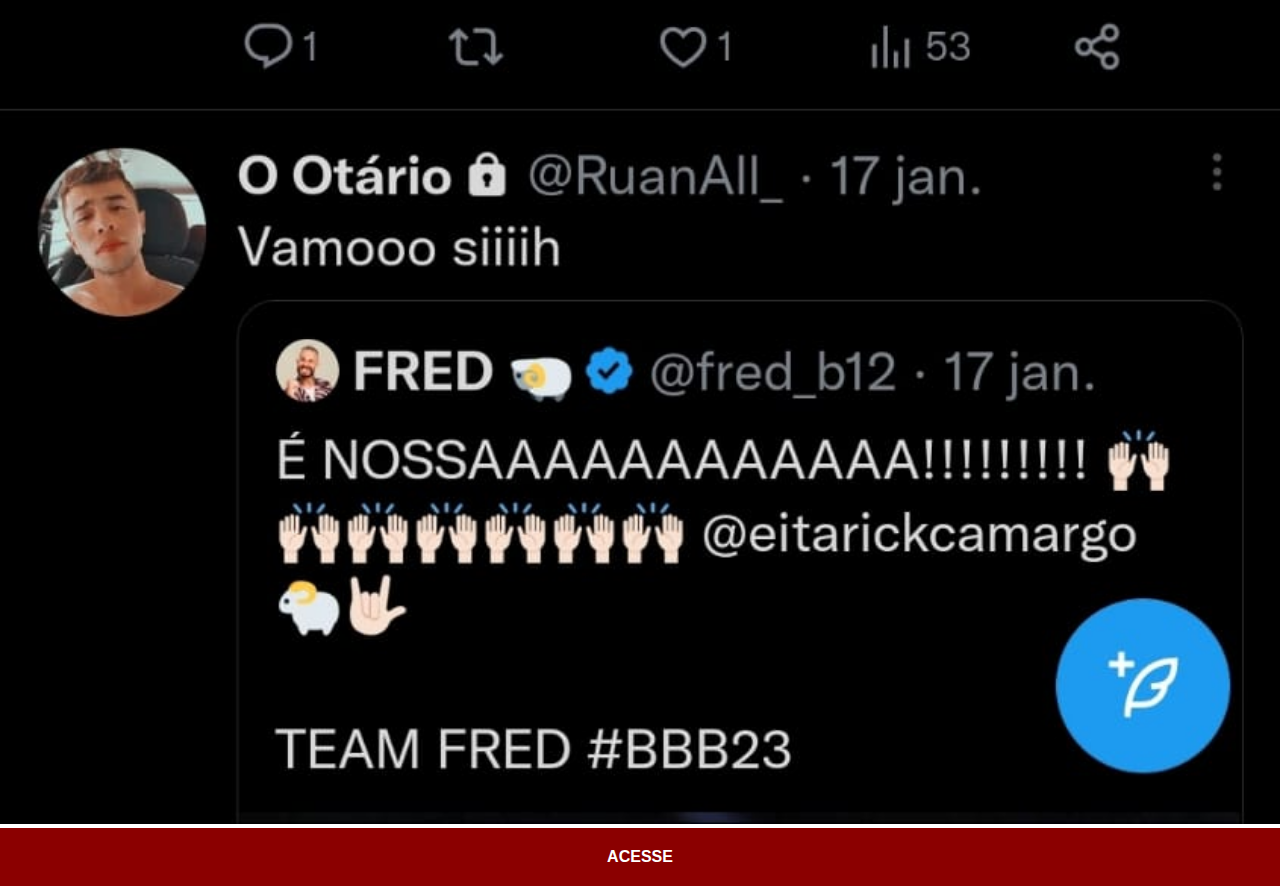
<file: twitter.html>
<!DOCTYPE html>
<html lang="pt-br">
<head>
    <meta charset="UTF-8">
    <meta http-equiv="X-UA-Compatible" content="IE=edge">
    <meta name="viewport" content="width=device-width, initial-scale=1.0">
    <title>Document</title>
    <link rel="stylesheet" href="estilos/redes.css">
</head>
<body>
    <body>
        <img src="imagens/twitter-tela.jpeg" alt="Twitter">
        <a href="https://twitter.com/cursosemvideo" target="_blank">ACESSE</a>
    </body>
</body>
</html>
</file>
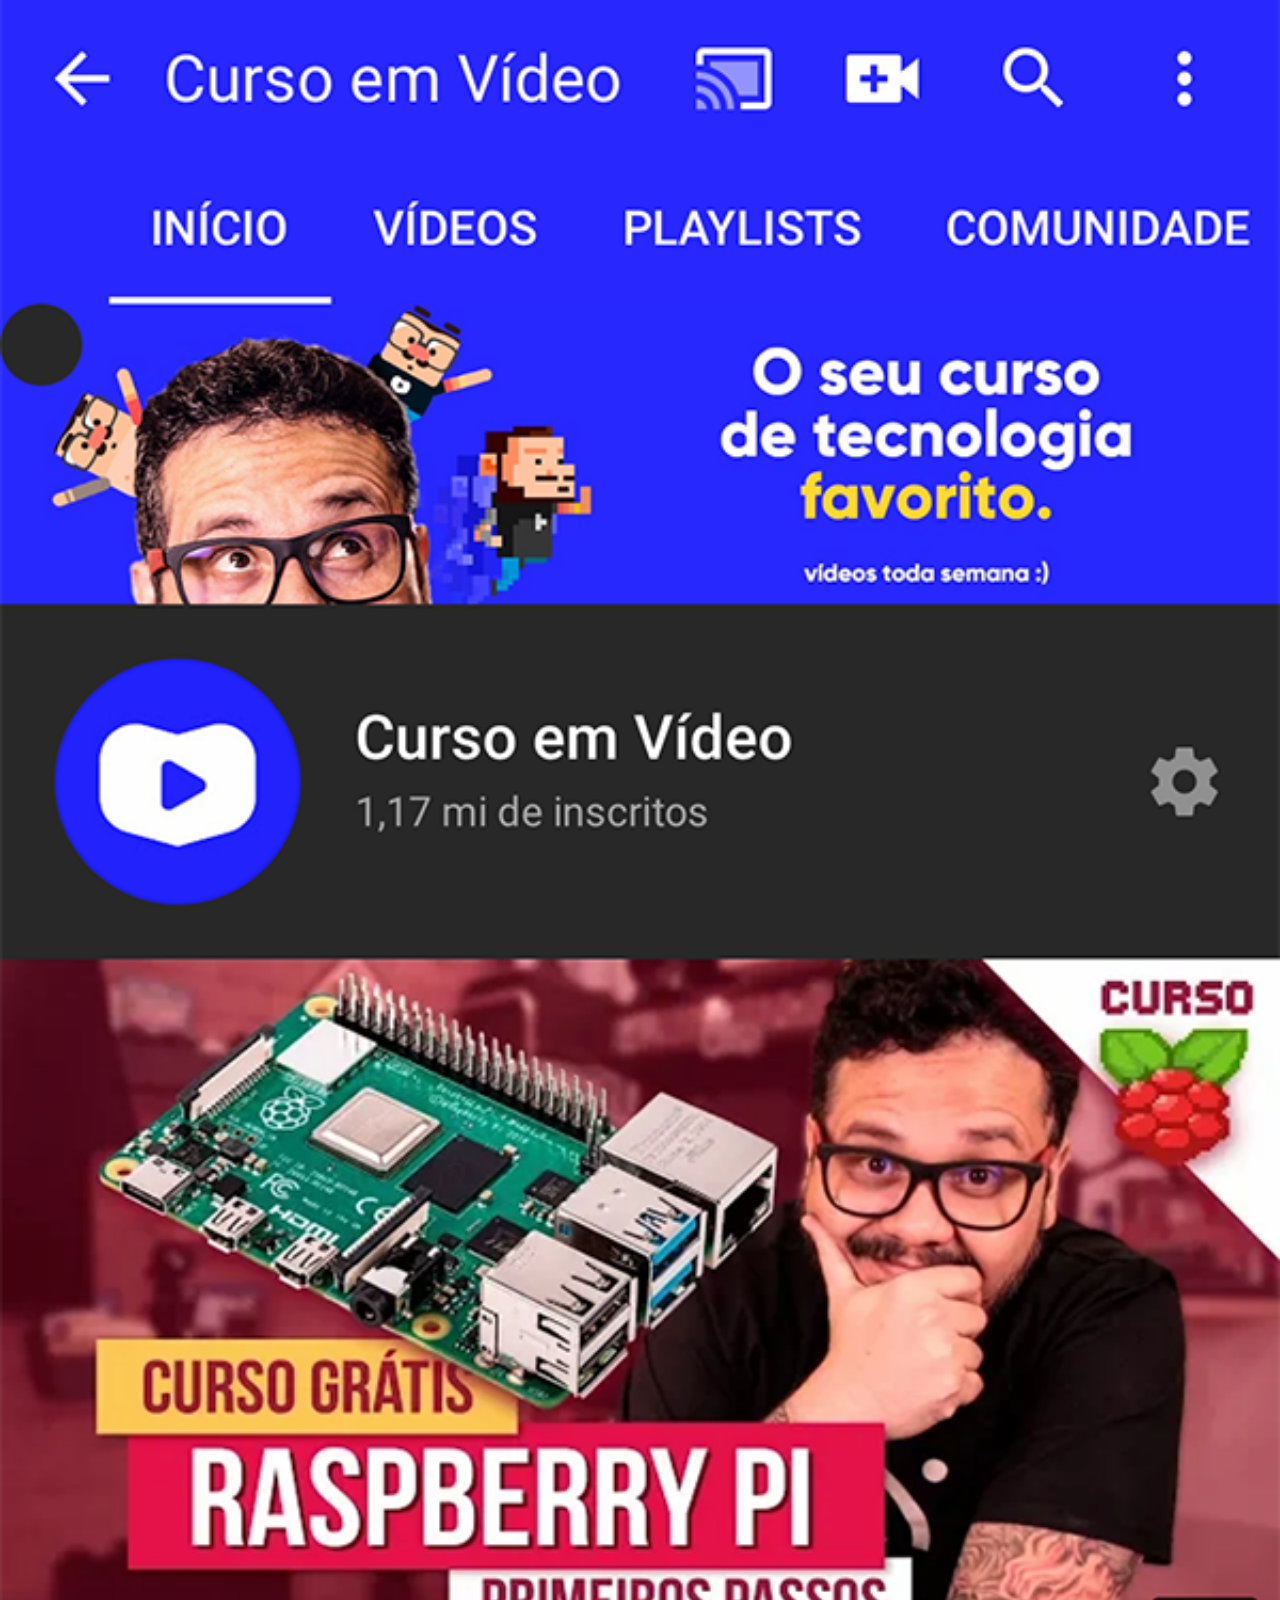
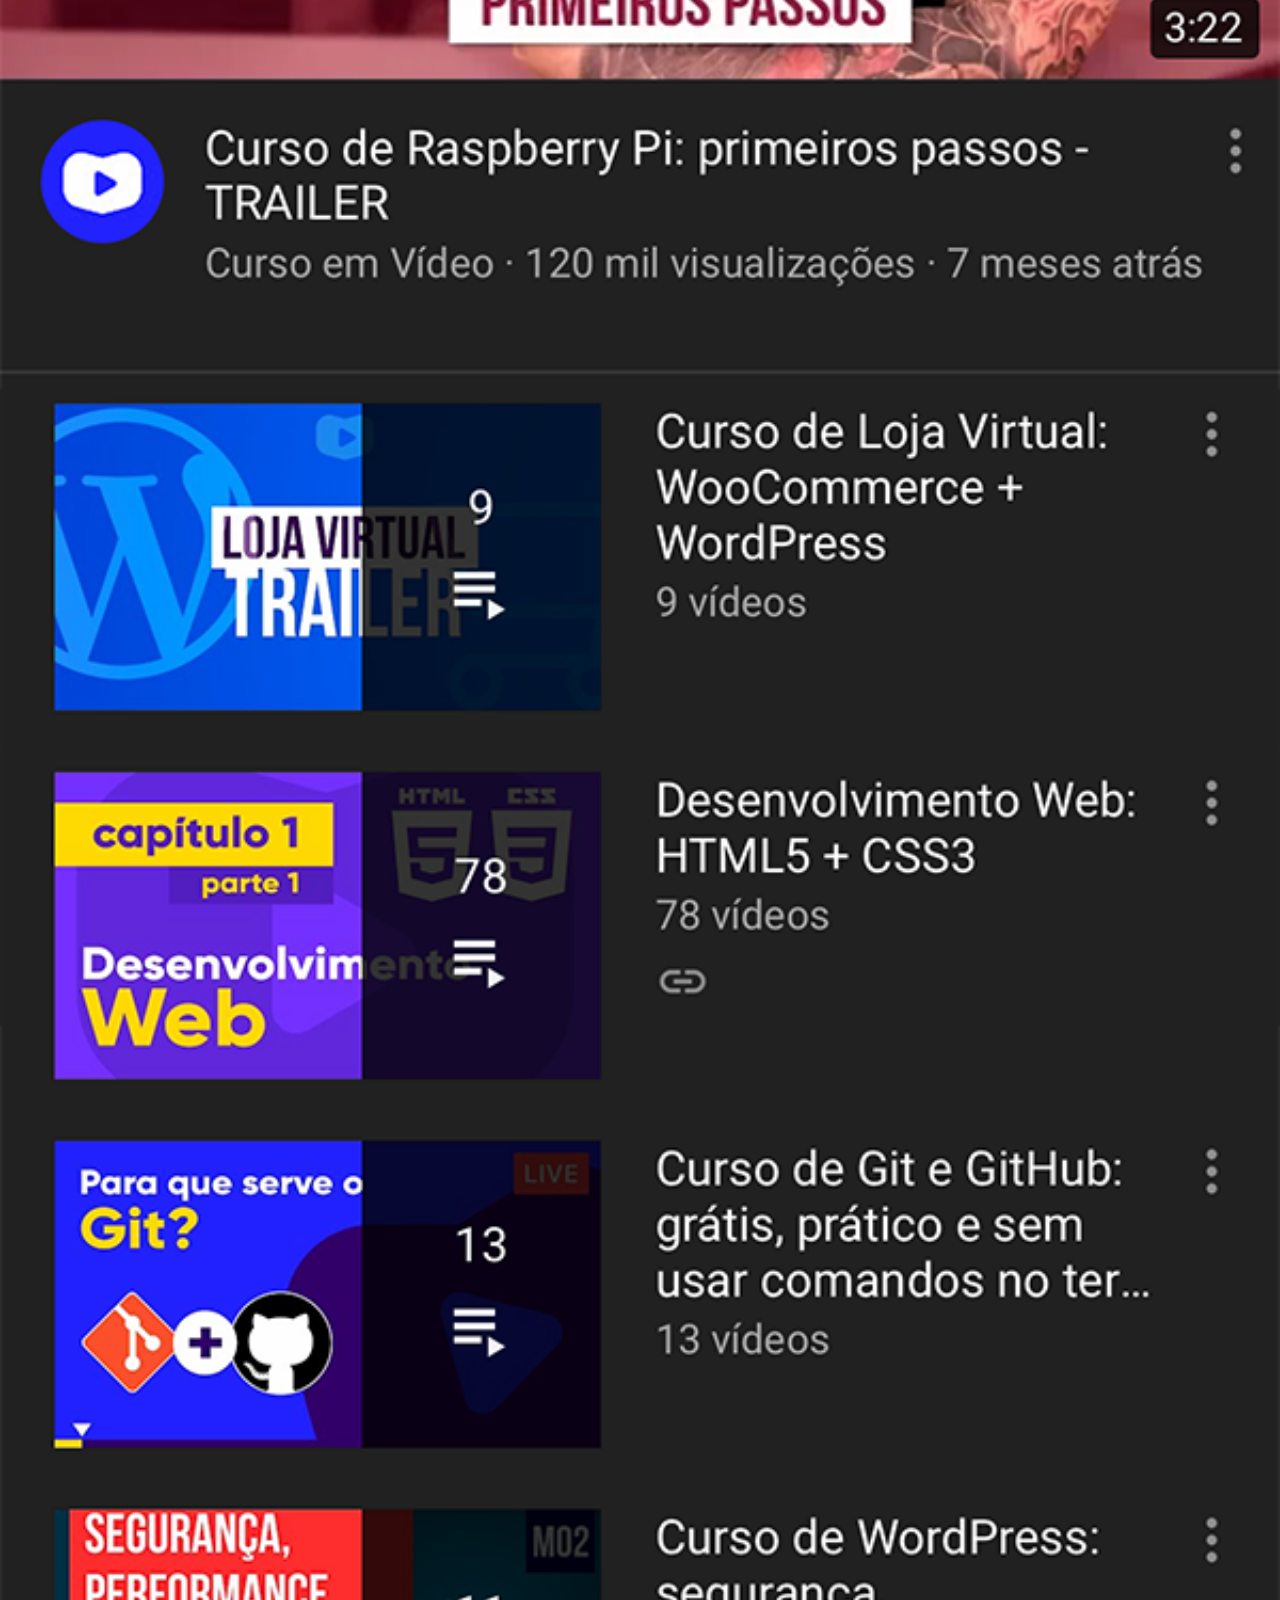
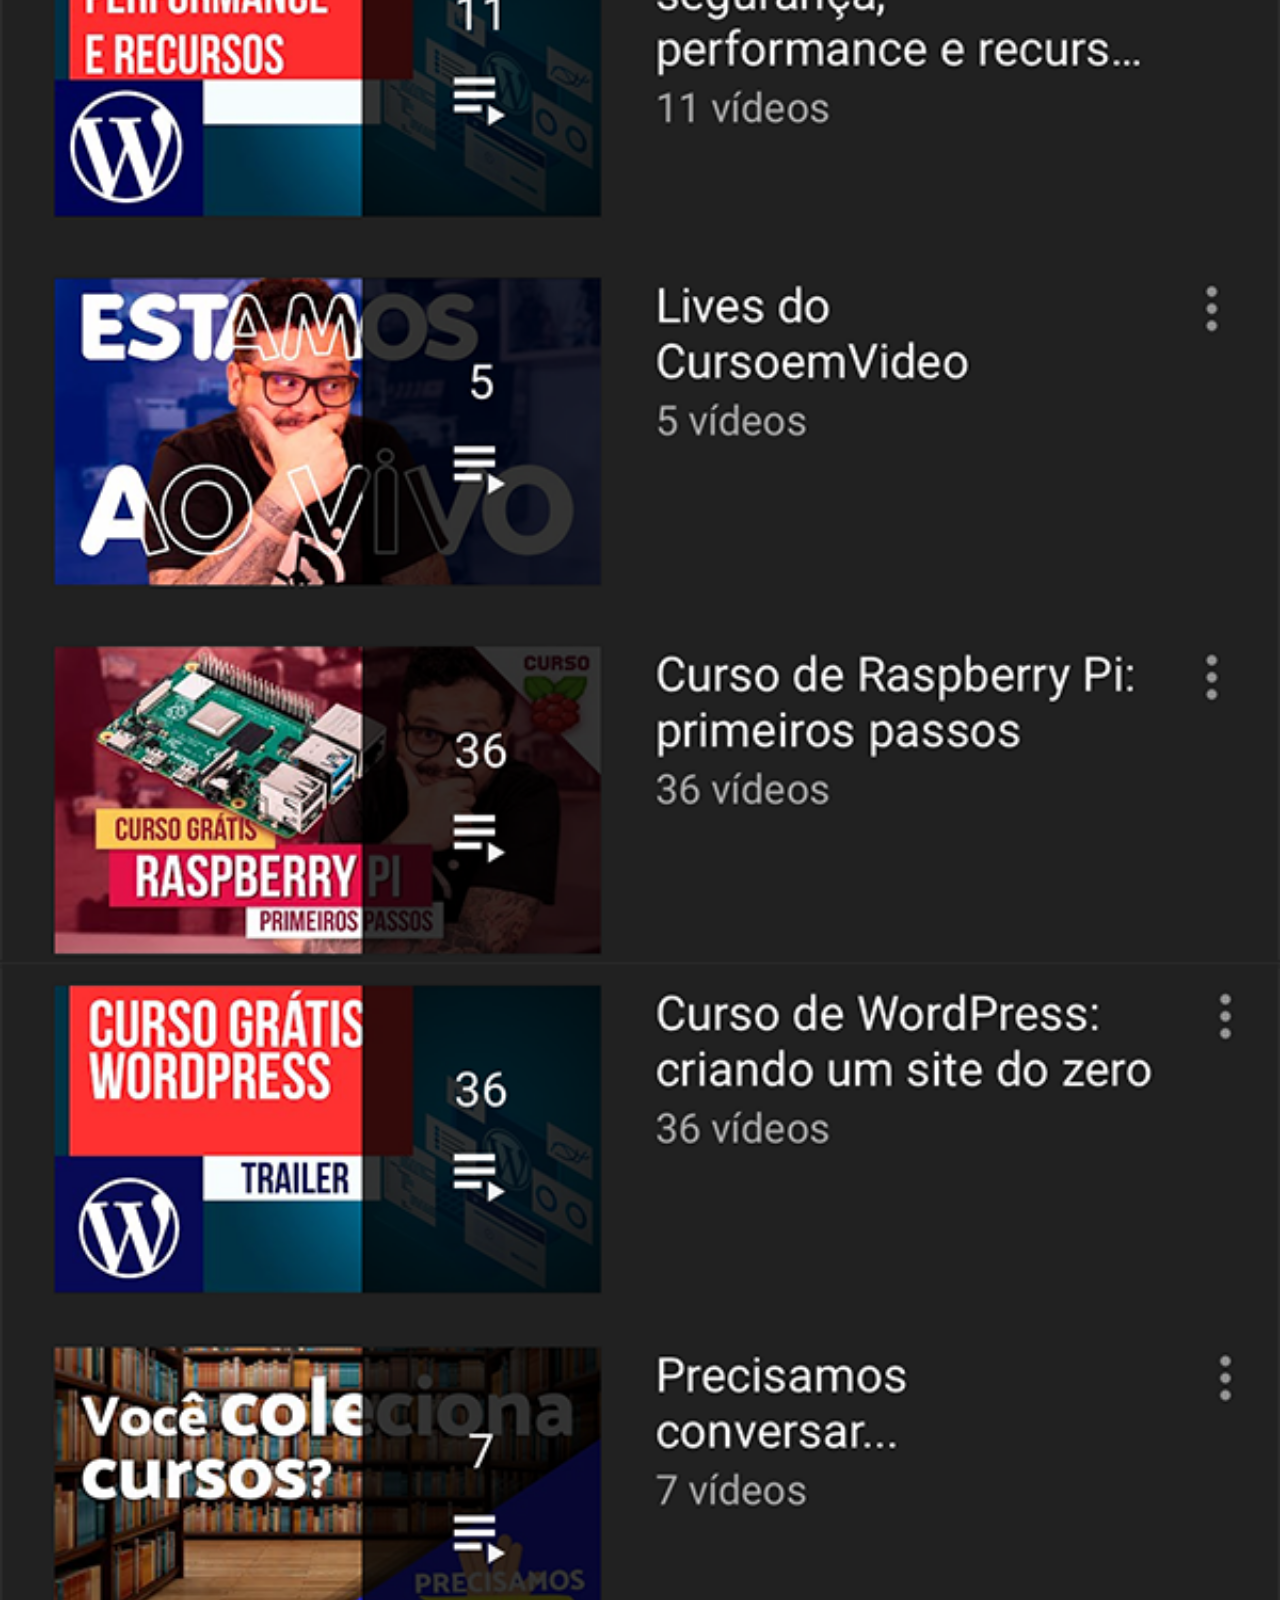
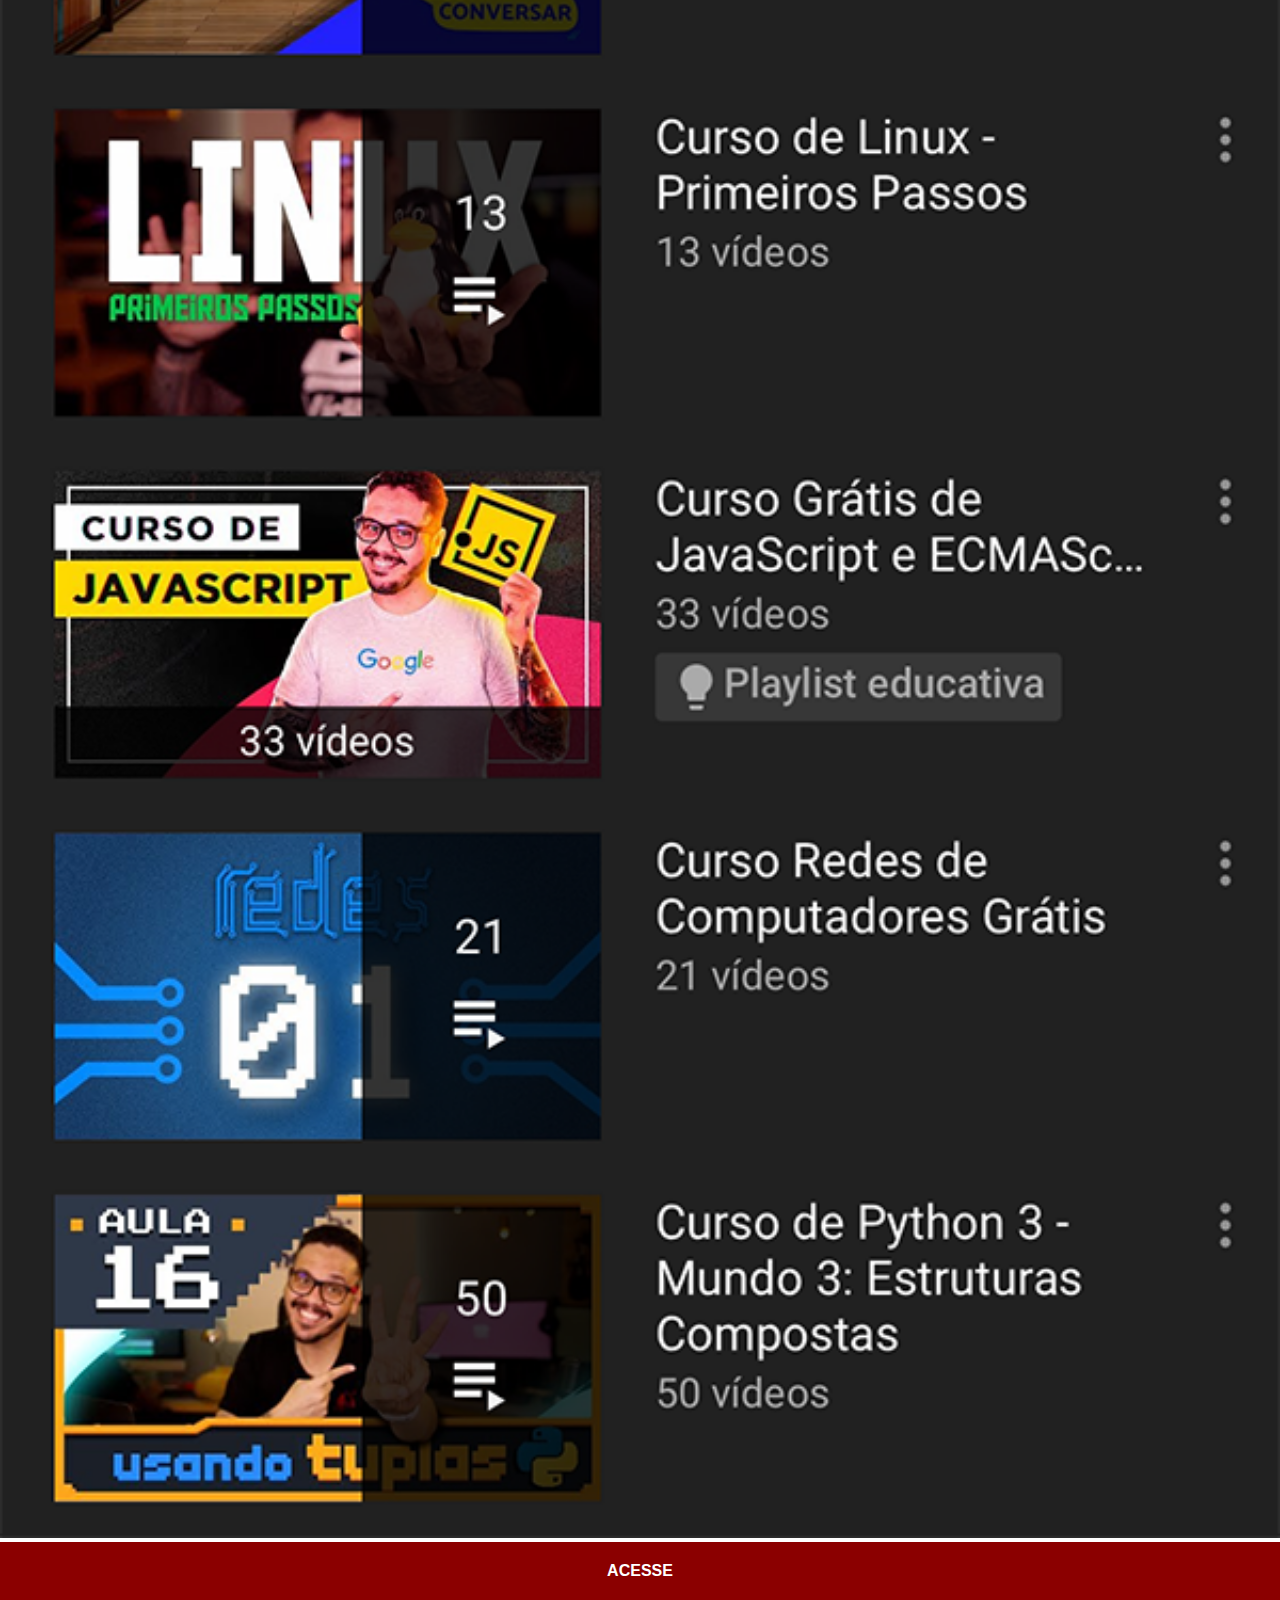
<file: youtube.html>
<!DOCTYPE html>
<html lang="pt-br">
<head>
    <meta charset="UTF-8">
    <meta http-equiv="X-UA-Compatible" content="IE=edge">
    <meta name="viewport" content="width=device-width, initial-scale=1.0">
    <title>Document</title>
    <link rel="stylesheet" href="estilos/redes.css">
</head>
<body>
    <body>
        <img src="imagens/tela-youtube.png" alt="Youtube">
        <a href="https://www.youtube.com/@CursoemVideo/playlists" target="_blank">ACESSE</a>
    </body>
</body>
</html>
</file>
<file: estilos/style.css>
@charset "UTF-8";

*{
    margin: 0px;
    padding: 0px;
    font-family: Arial, Helvetica, sans-serif;
}

html, body{
    height: 100vh;
    width: 100vw;
    background-color: black;
}
body{
    background: url('../imagens/fundo-madeira.jpg') no-repeat center center;
    background-size: cover;
    background-attachment: fixed;

}

main{
    position: relative;
    height: 100vh;
}

section#tell{
    position: absolute;
    top: 50%;
    left: 50%;
    transform: translate(-50%, -50%);
    height: 590px;
    width: 293px;
    background: url('../imagens/frame-iphone.png');
    background-size: cover;
    background-repeat: no-repeat;
}
iframe#tela{
    position: relative;
    top: 75px;
    left: 20px;
    width: 253px;
    height: 445px;
}

section#redes{
    display: block;
    text-align: right;
}
section#redes img{
    width: 50px;
    margin: 10px;
    border-radius: 50%;
    box-shadow: 0px 1px 5px rgba(0, 0, 0, 0.658);
}
section#redes img:hover{
    border: 2px solid rgba(255, 255, 255, 0.603);
    transform: translate(-3px, -3px);
    box-shadow: 5px 5px 10px rgba(0, 0, 0, 0.699);
    transition: transform .3s, border .2s;
}
</file>
<file: estilos/redes.css>
@charset "UTF-8";

*{
    margin: 0px;
    padding: 0px;
    font-family: Arial, Helvetica, sans-serif;
}

::-webkit-scrollbar{
    width: 0px;
    height: 0px;
}

img{
    width: 100vw;
}

a{
    display: block;
    background-color: darkred;
    color: white;
    padding: 20px;
    text-align: center;
    font-weight: bolder;
    text-decoration: none;
}
a:hover{
    background-color: red;
}
</file>
<file: estilos/home.css>
@charset "UTF-8";

*{
    margin: 0px;
    padding: 0px;
    font-family: Arial, Helvetica, sans-serif;
}
::-webkit-scrollbar{
    width: 0px;
    height: 0px;
}

body{
    background: url('../imagens/tela-home.jpg') no-repeat center top;

    background-size: cover;
}
div{
    border-radius: 10px;
    width: 43px;
    height: 43px;
    margin: 387px 0px 0px 195px;
}
div:hover{
    width: 43px;
    height: 43px;
    border: 1px solid rgba(255, 255, 255, 0.603);
    margin: 386px 0px 0px 194px;
}
a > img{
    width: 43px;
    height: 43px;
    border-radius: 8px;
}
</file>
